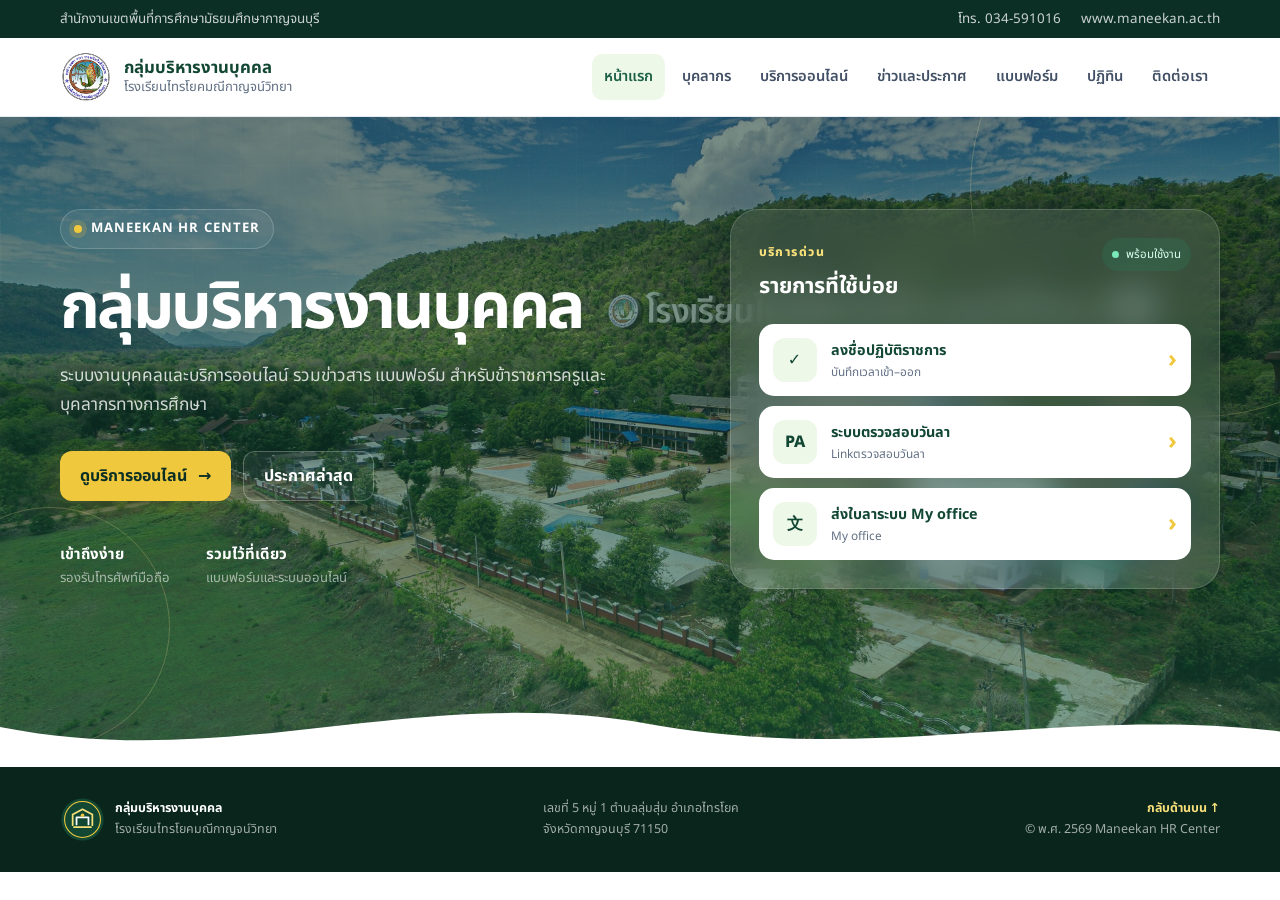
<file: index.html>
<!DOCTYPE html>
<html lang="th">
<head>
  <meta charset="UTF-8" />
  <meta name="viewport" content="width=device-width, initial-scale=1.0" />
  <meta name="description" content="กลุ่มบริหารงานบุคคล โรงเรียนไทรโยคมณีกาญจน์วิทยา" />
  <meta name="theme-color" content="#124734" />
  <title>หน้าแรก | กลุ่มบริหารงานบุคคล</title>
  <link rel="preconnect" href="https://fonts.googleapis.com">
  <link rel="preconnect" href="https://fonts.gstatic.com" crossorigin>
  <link href="https://fonts.googleapis.com/css2?family=Noto+Sans+Thai:wght@400;500;600;700;800&display=swap" rel="stylesheet">
  <link rel="stylesheet" href="css/style.css" />
</head>
<body data-page="home">
  <a class="skip-link" href="#main-content">ข้ามไปยังเนื้อหาหลัก</a>
  <div class="topbar">
    <div class="container topbar-inner">
      <span>สำนักงานเขตพื้นที่การศึกษามัธยมศึกษากาญจนบุรี</span>
      <div class="topbar-links">
        <a href="tel:034591016">โทร. 034-591016</a>
       <a href="https://www.maneekan.ac.th/"
   target="_blank"
   rel="noopener noreferrer">
  www.maneekan.ac.th
</a>
      </div>
    </div>
  </div>
  <header class="site-header" id="top">
    <div class="container nav-wrap">
      <a class="brand" href="index.html" aria-label="หน้าแรก">
        <img src="assets/logo.png" alt="ตราสัญลักษณ์โรงเรียน (ตัวอย่าง)" />
        <div>
          <strong>กลุ่มบริหารงานบุคคล</strong>
          <span>โรงเรียนไทรโยคมณีกาญจน์วิทยา</span>
        </div>
      </a>
      <button class="menu-toggle" type="button" aria-expanded="false" aria-controls="main-nav">
        <span class="sr-only">เปิดเมนู</span>
        <span></span><span></span><span></span>
      </button>
      <nav class="main-nav" id="main-nav" aria-label="เมนูหลัก">
        <a href="index.html" class="active">หน้าแรก</a>
<a href="personnel.html" class="">บุคลากร</a>
<a href="services.html" class="">บริการออนไลน์</a>
<a href="news.html" class="">ข่าวและประกาศ</a>
<a href="forms.html" class="">แบบฟอร์ม</a>
<a href="calendar.html" class="">ปฏิทิน</a>
<a href="contact.html" class="">ติดต่อเรา</a>
      </nav>
    </div>
  </header>
  <main id="main-content">

    <section class="hero" id="home">
      <div class="hero-decoration hero-decoration-one"></div>
      <div class="hero-decoration hero-decoration-two"></div>
      <div class="container hero-grid">
        <div class="hero-copy">
          <div class="eyebrow"><span class="eyebrow-dot"></span>Maneekan HR Center</div>
          <h1>กลุ่มบริหารงานบุคคล</h1>
          <p>ระบบงานบุคคลและบริการออนไลน์ รวมข่าวสาร แบบฟอร์ม สำหรับข้าราชการครูและบุคลากรทางการศึกษา</p>
          <div class="hero-actions">
            <a class="btn btn-primary" href="services.html">ดูบริการออนไลน์ <span>→</span></a>
            <a class="btn btn-secondary" href="news.html">ประกาศล่าสุด</a>
          </div>
          <div class="hero-meta">
            <div><strong>เข้าถึงง่าย</strong><span>รองรับโทรศัพท์มือถือ</span></div>
            <div><strong>รวมไว้ที่เดียว</strong><span>แบบฟอร์มและระบบออนไลน์</span></div>
          </div>
        </div>
        <aside class="hero-card">
          <div class="hero-card-head">
            <div><span class="small-label">บริการด่วน</span><h2>รายการที่ใช้บ่อย</h2></div>
            <span class="status-pill"><span></span> พร้อมใช้งาน</span>
          </div>
          <div class="quick-list">

  <!-- ลงชื่อปฏิบัติราชการ -->
  <a
    href="https://script.google.com/macros/s/AKfycbwgw7OgSjkKKTc2F5gCJuKuPccqyQ3rEMYR3fQj7FDhUj_PmYod2bczae3S-Ho0hh77/exec"
    target="_blank"
    rel="noopener noreferrer"
  >
    <span class="quick-icon">✓</span>

    <span>
      <strong>ลงชื่อปฏิบัติราชการ</strong>
      <small>บันทึกเวลาเข้า–ออก</small>
    </span>

    <b>›</b>
  </a>


  <!-- ระบบตรวจสอบวันลา -->
  <a href="https://datastudio.google.com/reporting/c7c15414-b817-4e38-959a-d7ad51ada28f">
    <span class="quick-icon">PA</span>

    <span>
      <strong>ระบบตรวจสอบวันลา</strong>
      <small>Linkตรวจสอบวันลา</small>
    </span>

    <b>›</b>
  </a>


  <!-- ส่งใบลาในระบบ My office -->
  <a href="https://program.sesaorb.go.th/myschool/saiyokmaneekan/index.php">
    <span class="quick-icon">文</span>

    <span>
      <strong>ส่งใบลาระบบ My office</strong>
      <small>My office</small>
    </span>

    <b>›</b>
  </a>

</div>
        </aside>
      </div>
      <div class="wave"><svg viewBox="0 0 1440 120" preserveAspectRatio="none"><path d="M0,64 C260,125 470,5 730,60 C990,115 1190,35 1440,70 L1440,120 L0,120 Z"></path></svg></div>
    </section>

  </main>
  <footer class="site-footer">
    <div class="container footer-grid">
      <div class="footer-brand">
        <img src="assets/logo-placeholder.svg" alt="" />
        <div>
          <strong>กลุ่มบริหารงานบุคคล</strong>
          <span>โรงเรียนไทรโยคมณีกาญจน์วิทยา</span>
        </div>
      </div>
      <address>
        เลขที่ 5 หมู่ 1 ตำบลลุ่มสุ่ม อำเภอไทรโยค<br />
        จังหวัดกาญจนบุรี 71150
      </address>
      <div class="footer-links">
        <a href="#top">กลับด้านบน ↑</a>
        <span>© <span id="current-year"></span> Maneekan HR Center</span>
      </div>
    </div>
  </footer>
  <div class="toast" id="placeholder-toast" role="status" aria-live="polite">
    ลิงก์นี้เป็นตัวอย่าง กรุณานำลิงก์ Google Form, Drive หรือ Apps Script มาแทนที่
  </div>
  <script src="js/main.js"></script>
</body>
</html>
</file>
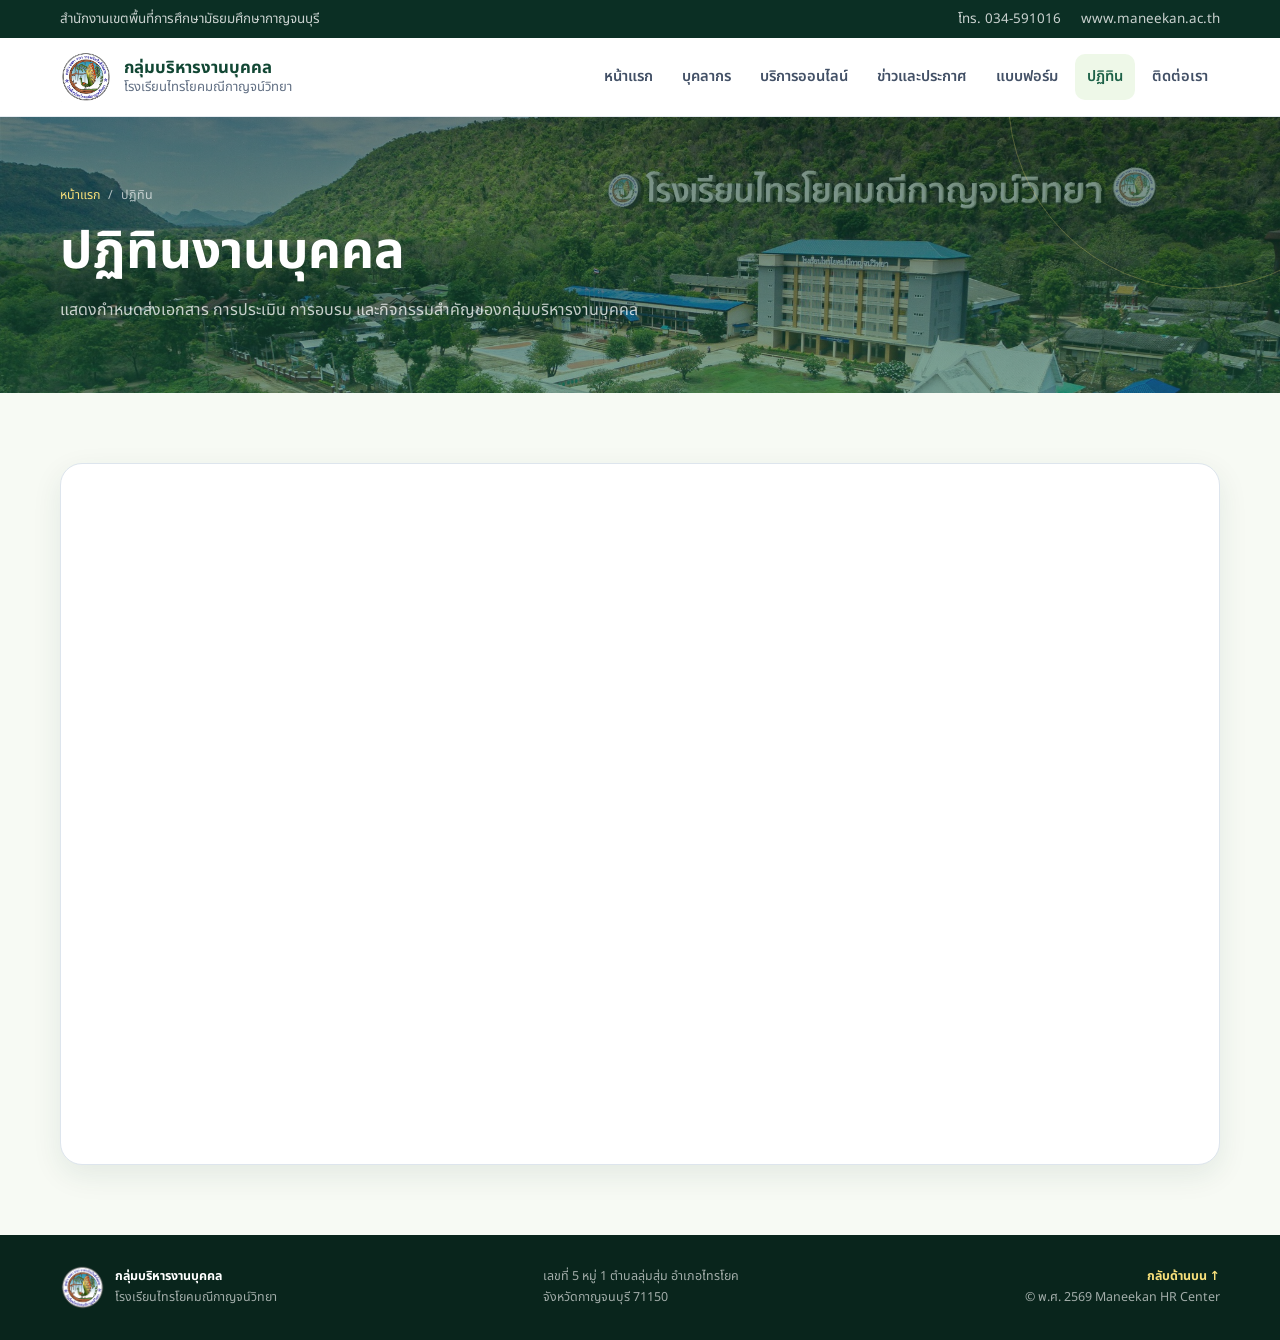
<file: calendar.html>
<!DOCTYPE html>
<html lang="th">
<head>
  <meta charset="UTF-8" />
  <meta name="viewport" content="width=device-width, initial-scale=1.0" />
  <meta name="description" content="กลุ่มบริหารงานบุคคล โรงเรียนไทรโยคมณีกาญจน์วิทยา" />
  <meta name="theme-color" content="#124734" />
  <title>ปฏิทิน | กลุ่มบริหารงานบุคคล</title>

  <link rel="preconnect" href="https://fonts.googleapis.com">
  <link rel="preconnect" href="https://fonts.gstatic.com" crossorigin>
  <link href="https://fonts.googleapis.com/css2?family=Noto+Sans+Thai:wght@400;500;600;700;800&display=swap" rel="stylesheet">
  <link rel="stylesheet" href="css/style.css?v=15" />

  <style>
    .calendar-full-section {
      padding: 70px 0;
      background: var(--surface, #f7faf4);
    }

    .google-calendar-wrapper {
      width: 100%;
      overflow: hidden;
      border: 1px solid var(--line, #dde5ed);
      border-radius: 22px;
      background: #ffffff;
      box-shadow: var(--shadow-soft, 0 10px 30px rgba(18, 71, 52, 0.09));
    }

    .google-calendar-wrapper iframe {
      display: block;
      width: 100%;
      height: 700px;
      border: 0;
    }

    @media (max-width: 720px) {
      .calendar-full-section {
        padding: 45px 0;
      }

      .google-calendar-wrapper {
        border-radius: 14px;
      }

      .google-calendar-wrapper iframe {
        height: 600px;
      }
    }
  </style>
</head>

<body data-page="calendar">
  <a class="skip-link" href="#main-content">ข้ามไปยังเนื้อหาหลัก</a>

  <div class="topbar">
    <div class="container topbar-inner">
      <span>สำนักงานเขตพื้นที่การศึกษามัธยมศึกษากาญจนบุรี</span>
      <div class="topbar-links">
        <a href="tel:034591016">โทร. 034-591016</a>
        <a href="https://www.maneekan.ac.th/" target="_blank" rel="noopener noreferrer">
          www.maneekan.ac.th
        </a>
      </div>
    </div>
  </div>

  <header class="site-header" id="top">
    <div class="container nav-wrap">
      <a class="brand" href="index.html" aria-label="หน้าแรก">
        <img src="assets/logo.png" alt="ตราสัญลักษณ์โรงเรียนไทรโยคมณีกาญจน์วิทยา" />
        <div>
          <strong>กลุ่มบริหารงานบุคคล</strong>
          <span>โรงเรียนไทรโยคมณีกาญจน์วิทยา</span>
        </div>
      </a>

      <button class="menu-toggle" type="button" aria-expanded="false" aria-controls="main-nav">
        <span class="sr-only">เปิดเมนู</span>
        <span></span><span></span><span></span>
      </button>

      <nav class="main-nav" id="main-nav" aria-label="เมนูหลัก">
        <a href="index.html">หน้าแรก</a>
        <a href="personnel.html">บุคลากร</a>
        <a href="services.html">บริการออนไลน์</a>
        <a href="news.html">ข่าวและประกาศ</a>
        <a href="forms.html">แบบฟอร์ม</a>
        <a href="calendar.html" class="active">ปฏิทิน</a>
        <a href="contact.html">ติดต่อเรา</a>
      </nav>
    </div>
  </header>

  <main id="main-content">
    <section class="page-hero">
      <div class="container">
        <div class="breadcrumbs">
          <a href="index.html">หน้าแรก</a>
          <span>/</span>
          <span>ปฏิทิน</span>
        </div>
        <h1>ปฏิทินงานบุคคล</h1>
        <p>
          แสดงกำหนดส่งเอกสาร การประเมิน การอบรม
          และกิจกรรมสำคัญของกลุ่มบริหารงานบุคคล
        </p>
      </div>
    </section>

    <section class="calendar-full-section">
      <div class="container">
        <div class="google-calendar-wrapper">
          <iframe
            src="https://calendar.google.com/calendar/embed?src=personnel%40maneekan.ac.th&amp;ctz=Asia%2FBangkok"
            title="ปฏิทินงานบุคคล โรงเรียนไทรโยคมณีกาญจน์วิทยา"
            width="100%"
            height="700"
            frameborder="0"
            scrolling="no"
            loading="lazy">
          </iframe>
        </div>
      </div>
    </section>
  </main>

  <footer class="site-footer">
    <div class="container footer-grid">
      <div class="footer-brand">
        <img src="assets/logo.png" alt="" />
        <div>
          <strong>กลุ่มบริหารงานบุคคล</strong>
          <span>โรงเรียนไทรโยคมณีกาญจน์วิทยา</span>
        </div>
      </div>

      <address>
        เลขที่ 5 หมู่ 1 ตำบลลุ่มสุ่ม อำเภอไทรโยค<br />
        จังหวัดกาญจนบุรี 71150
      </address>

      <div class="footer-links">
        <a href="#top">กลับด้านบน ↑</a>
        <span>© <span id="current-year"></span> Maneekan HR Center</span>
      </div>
    </div>
  </footer>

  <div class="toast" id="placeholder-toast" role="status" aria-live="polite">
    ลิงก์นี้เป็นตัวอย่าง กรุณานำลิงก์ Google Form, Drive หรือ Apps Script มาแทนที่
  </div>

  <script src="js/main.js"></script>
</body>
</html>
</file>
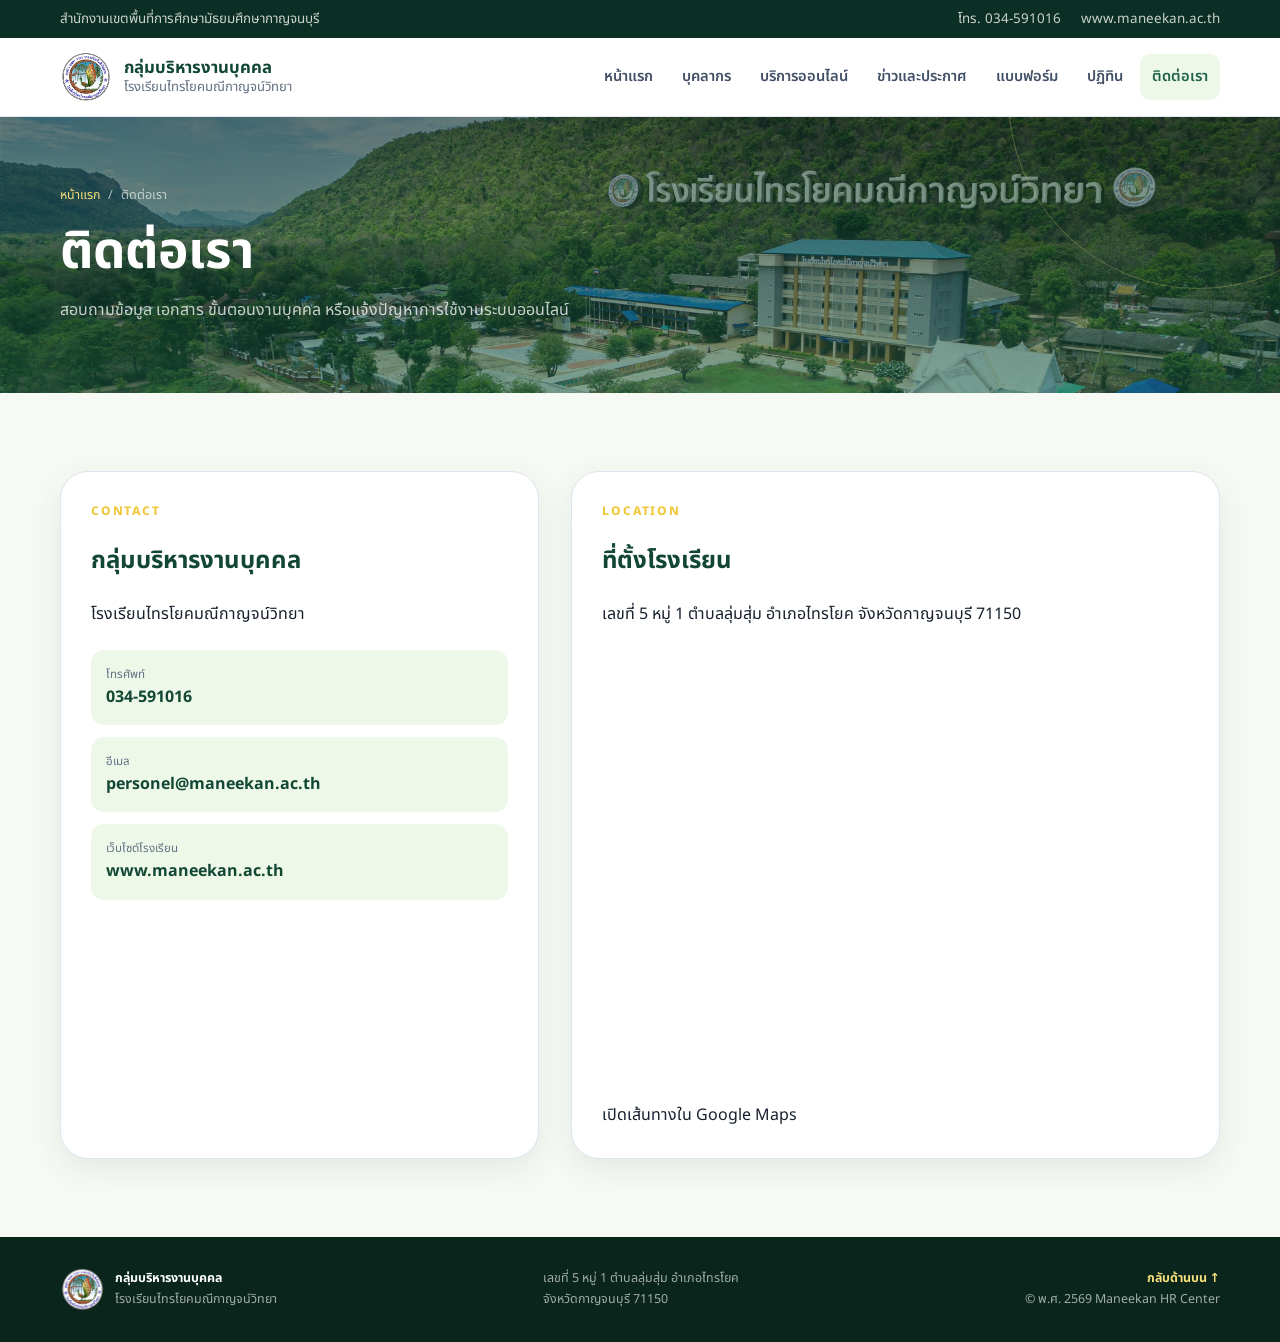
<file: contact.html>
<!DOCTYPE html>
<html lang="th">
<head>
  <meta charset="UTF-8" />
  <meta name="viewport" content="width=device-width, initial-scale=1.0" />

  <meta
    name="description"
    content="ติดต่อกลุ่มบริหารงานบุคคล โรงเรียนไทรโยคมณีกาญจน์วิทยา"
  />

  <meta name="theme-color" content="#124734" />

  <title>ติดต่อเรา | กลุ่มบริหารงานบุคคล</title>

  <!-- Google Fonts -->
  <link rel="preconnect" href="https://fonts.googleapis.com" />
  <link rel="preconnect" href="https://fonts.gstatic.com" crossorigin />

  <link
    href="https://fonts.googleapis.com/css2?family=Noto+Sans+Thai:wght@400;500;600;700;800&display=swap"
    rel="stylesheet"
  />

  <!-- CSS หลัก -->
  <link rel="stylesheet" href="css/style.css" />
</head>

<body data-page="contact">

  <!-- ปุ่มข้ามไปยังเนื้อหาหลัก -->
  <a class="skip-link" href="#main-content">
    ข้ามไปยังเนื้อหาหลัก
  </a>

  <!-- แถบด้านบน -->
  <div class="topbar">
    <div class="container topbar-inner">

      <span>
        สำนักงานเขตพื้นที่การศึกษามัธยมศึกษากาญจนบุรี
      </span>

      <div class="topbar-links">

        <a href="tel:034591016">
          โทร. 034-591016
        </a>

        <a
          href="https://www.maneekan.ac.th/"
          target="_blank"
          rel="noopener noreferrer"
        >
          www.maneekan.ac.th
        </a>

      </div>
    </div>
  </div>

  <!-- ส่วนหัวเว็บไซต์ -->
  <header class="site-header" id="top">
    <div class="container nav-wrap">

      <!-- โลโก้และชื่อโรงเรียน -->
      <a class="brand" href="index.html" aria-label="หน้าแรก">

        <img
          src="assets/logo.png"
          alt="ตราสัญลักษณ์โรงเรียนไทรโยคมณีกาญจน์วิทยา"
        />

        <div>
          <strong>กลุ่มบริหารงานบุคคล</strong>
          <span>โรงเรียนไทรโยคมณีกาญจน์วิทยา</span>
        </div>

      </a>

      <!-- ปุ่มเมนูสำหรับโทรศัพท์ -->
      <button
        class="menu-toggle"
        type="button"
        aria-expanded="false"
        aria-controls="main-nav"
      >
        <span class="sr-only">เปิดเมนู</span>
        <span></span>
        <span></span>
        <span></span>
      </button>

      <!-- เมนูหลัก -->
      <nav
        class="main-nav"
        id="main-nav"
        aria-label="เมนูหลัก"
      >
        <a href="index.html">หน้าแรก</a>
        <a href="personnel.html">บุคลากร</a>
        <a href="services.html">บริการออนไลน์</a>
        <a href="news.html">ข่าวและประกาศ</a>
        <a href="forms.html">แบบฟอร์ม</a>
        <a href="calendar.html">ปฏิทิน</a>
        <a href="contact.html" class="active">ติดต่อเรา</a>
      </nav>

    </div>
  </header>

  <!-- เนื้อหาหลัก -->
  <main id="main-content">

    <!-- หัวข้อหน้า -->
    <section class="page-hero">
      <div class="container">

        <div class="breadcrumbs">
          <a href="index.html">หน้าแรก</a>
          <span>/</span>
          <span>ติดต่อเรา</span>
        </div>

        <h1>ติดต่อเรา</h1>

        <p>
          สอบถามข้อมูล เอกสาร ขั้นตอนงานบุคคล
          หรือแจ้งปัญหาการใช้งานระบบออนไลน์
        </p>

      </div>
    </section>

    <!-- ข้อมูลติดต่อและแผนที่ -->
    <section class="content-section alt">
      <div class="container contact-page-grid">

        <!-- ข้อมูลติดต่อ -->
        <section class="contact-box">

          <span class="section-kicker">
            CONTACT
          </span>

          <h2>กลุ่มบริหารงานบุคคล</h2>

          <p>
            โรงเรียนไทรโยคมณีกาญจน์วิทยา
          </p>

          <div class="contact-methods">

            <!-- โทรศัพท์ -->
            <a
              class="contact-method"
              href="tel:034591016"
            >
              <span>โทรศัพท์</span>
              <strong>034-591016</strong>
            </a>

            <!-- อีเมล -->
            <a
              class="contact-method"
              href="mailto:personel@maneekan.ac.th"
            >
              <span>อีเมล</span>
              <strong>personel@maneekan.ac.th</strong>
            </a>

            <!-- เว็บไซต์โรงเรียน -->
            <a
              class="contact-method"
              href="https://www.maneekan.ac.th/"
              target="_blank"
              rel="noopener noreferrer"
            >
              <span>เว็บไซต์โรงเรียน</span>
              <strong>www.maneekan.ac.th</strong>
            </a>


          </div>
        </section>

        <!-- ที่ตั้งโรงเรียน -->
        <section class="map-box">

          <span class="section-kicker">
            LOCATION
          </span>

          <h2>ที่ตั้งโรงเรียน</h2>

          <p>
            เลขที่ 5 หมู่ 1 ตำบลลุ่มสุ่ม อำเภอไทรโยค
            จังหวัดกาญจนบุรี 71150
          </p>

          <!-- Google Maps -->
          <div class="map-container">

            <iframe
              src="https://www.google.com/maps/embed?pb=!1m18!1m12!1m3!1d3869.258347093271!2d99.139654273754!3d14.12089868864377!2m3!1f0!2f0!3f0!3m2!1i1024!2i768!4f13.1!3m3!1m2!1s0x30e4803fffffffff%3A0xc7c5a1aedd4d5702!2z4LmC4Lij4LiH4LmA4Lij4Li14Lii4LiZ4LmE4LiX4Lij4LmC4Lii4LiE4Lih4LiT4Li14LiB4Liy4LiN4LiI4LiZ4LmM4Lin4Li04LiX4Lii4Liy!5e0!3m2!1sth!2sth!4v1785995216820!5m2!1sth!2sth"
              title="แผนที่โรงเรียนไทรโยคมณีกาญจน์วิทยา"
              width="100%"
              height="450"
              style="border: 0;"
              allowfullscreen=""
              loading="lazy"
              referrerpolicy="strict-origin-when-cross-origin"
            ></iframe>

          </div>

          <!-- ปุ่มเปิดแผนที่ -->
          <a
            class="map-direction-button"
            href="https://www.google.com/maps/search/?api=1&query=14.12089868864377,99.139654273754"
            target="_blank"
            rel="noopener noreferrer"
          >
            เปิดเส้นทางใน Google Maps
          </a>

        </section>

      </div>
    </section>

  </main>

  <!-- ส่วนท้ายเว็บไซต์ -->
  <footer class="site-footer">

    <div class="container footer-grid">

      <div class="footer-brand">

        <img
          src="assets/logo.png"
          alt="ตราสัญลักษณ์โรงเรียนไทรโยคมณีกาญจน์วิทยา"
        />

        <div>
          <strong>กลุ่มบริหารงานบุคคล</strong>
          <span>โรงเรียนไทรโยคมณีกาญจน์วิทยา</span>
        </div>

      </div>

      <address>
        เลขที่ 5 หมู่ 1 ตำบลลุ่มสุ่ม อำเภอไทรโยค<br />
        จังหวัดกาญจนบุรี 71150
      </address>

      <div class="footer-links">

        <a href="#top">
          กลับด้านบน ↑
        </a>

        <span>
          © <span id="current-year"></span>
          Maneekan HR Center
        </span>

      </div>

    </div>

  </footer>

  <!-- ข้อความแจ้งเตือน -->
  <div
    class="toast"
    id="placeholder-toast"
    role="status"
    aria-live="polite"
  >
    แบบฟอร์มนี้อยู่ระหว่างการเชื่อมต่อ
  </div>

  <!-- JavaScript หลัก -->
  <script src="js/main.js"></script>

</body>
</html>
</file>
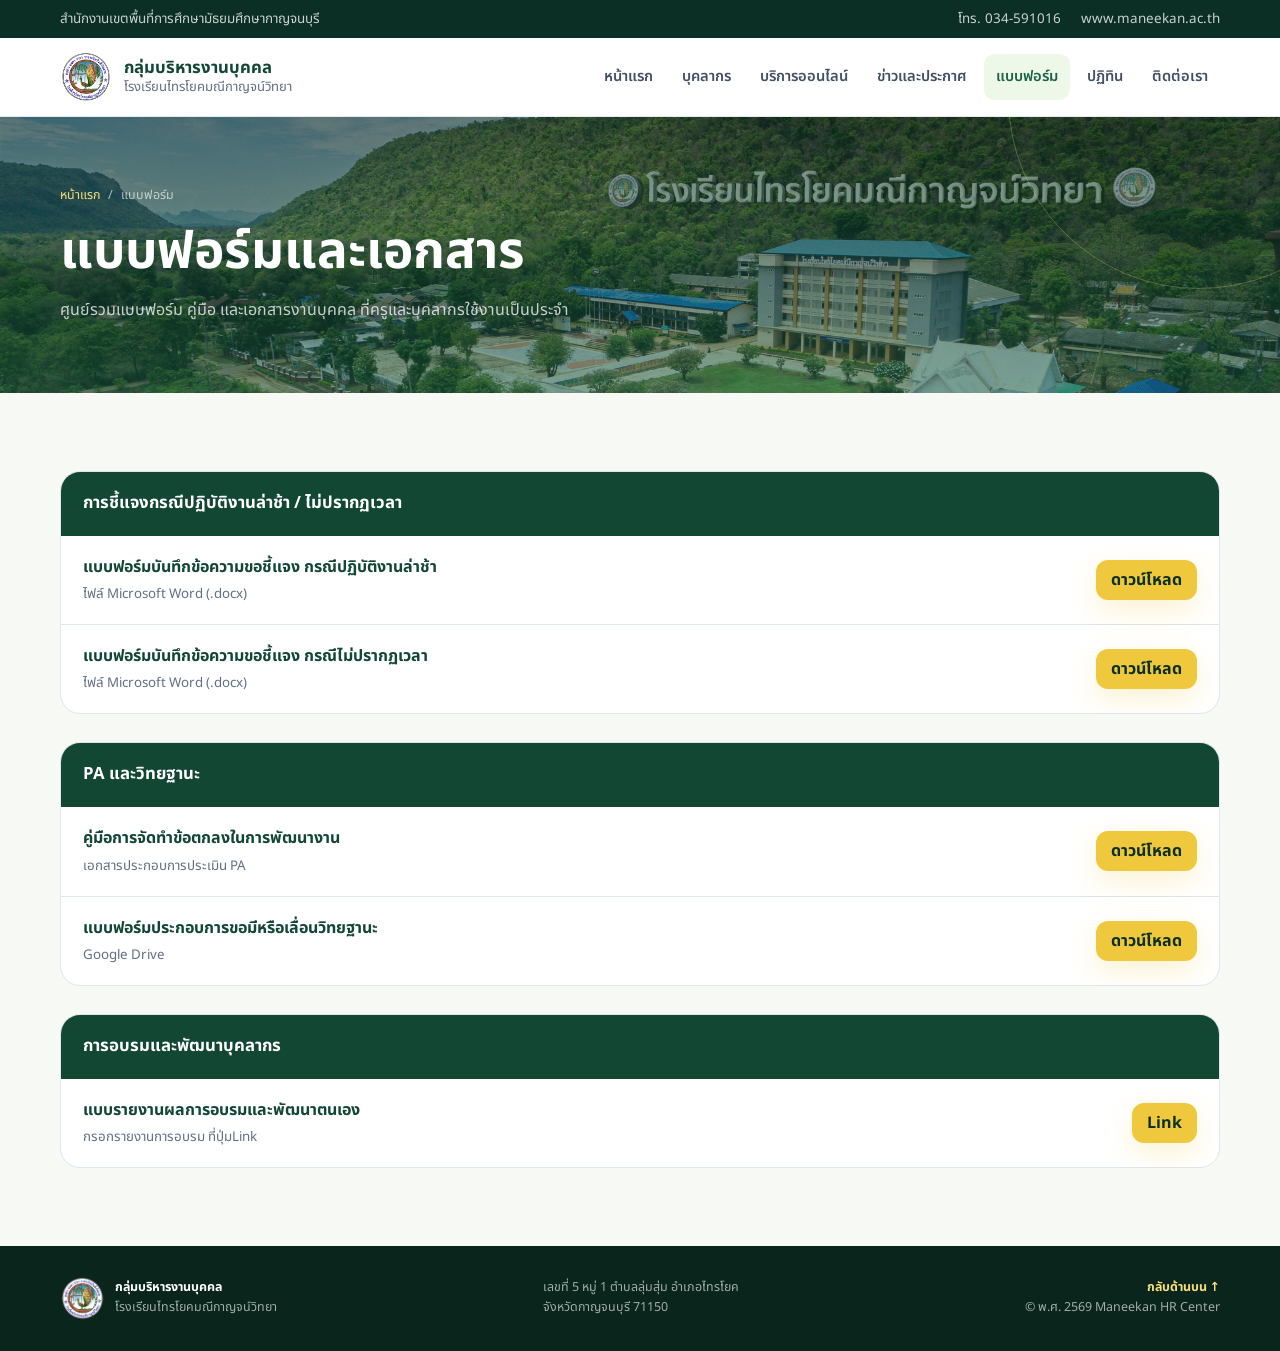
<file: forms.html>
<!DOCTYPE html>
<html lang="th">
<head>
  <meta charset="UTF-8" />
  <meta name="viewport" content="width=device-width, initial-scale=1.0" />

  <meta
    name="description"
    content="แบบฟอร์มและเอกสาร กลุ่มบริหารงานบุคคล โรงเรียนไทรโยคมณีกาญจน์วิทยา"
  />

  <meta name="theme-color" content="#124734" />

  <title>แบบฟอร์ม | กลุ่มบริหารงานบุคคล</title>

  <link rel="preconnect" href="https://fonts.googleapis.com">
  <link rel="preconnect" href="https://fonts.gstatic.com" crossorigin>

  <link
    href="https://fonts.googleapis.com/css2?family=Noto+Sans+Thai:wght@400;500;600;700;800&display=swap"
    rel="stylesheet"
  >

  <link rel="stylesheet" href="css/style.css" />
</head>

<body data-page="forms">

  <a class="skip-link" href="#main-content">
    ข้ามไปยังเนื้อหาหลัก
  </a>

  <!-- TOP BAR -->
  <div class="topbar">
    <div class="container topbar-inner">

      <span>
        สำนักงานเขตพื้นที่การศึกษามัธยมศึกษากาญจนบุรี
      </span>

      <div class="topbar-links">

        <a href="tel:034591016">
          โทร. 034-591016
        </a>

        <a
          href="https://www.maneekan.ac.th/"
          target="_blank"
          rel="noopener noreferrer"
        >
          www.maneekan.ac.th
        </a>

      </div>
    </div>
  </div>


  <!-- HEADER -->
  <header class="site-header" id="top">
    <div class="container nav-wrap">

      <a
        class="brand"
        href="index.html"
        aria-label="หน้าแรก"
      >

        <img
          src="assets/logo.png"
          alt="ตราสัญลักษณ์โรงเรียนไทรโยคมณีกาญจน์วิทยา"
        />

        <div>
          <strong>กลุ่มบริหารงานบุคคล</strong>
          <span>โรงเรียนไทรโยคมณีกาญจน์วิทยา</span>
        </div>

      </a>


      <!-- MOBILE MENU -->
      <button
        class="menu-toggle"
        type="button"
        aria-expanded="false"
        aria-controls="main-nav"
      >
        <span class="sr-only">เปิดเมนู</span>
        <span></span>
        <span></span>
        <span></span>
      </button>


      <!-- NAVIGATION -->
      <nav
        class="main-nav"
        id="main-nav"
        aria-label="เมนูหลัก"
      >

        <a href="index.html">
          หน้าแรก
        </a>

        <a href="personnel.html">
          บุคลากร
        </a>

        <a href="services.html">
          บริการออนไลน์
        </a>

        <a href="news.html">
          ข่าวและประกาศ
        </a>

        <a
          href="forms.html"
          class="active"
        >
          แบบฟอร์ม
        </a>

        <a href="calendar.html">
          ปฏิทิน
        </a>

        <a href="contact.html">
          ติดต่อเรา
        </a>

      </nav>

    </div>
  </header>


  <!-- MAIN -->
  <main id="main-content">


    <!-- HERO -->
    <section class="page-hero">
      <div class="container">

        <div class="breadcrumbs">

          <a href="index.html">
            หน้าแรก
          </a>

          <span>/</span>

          <span>
            แบบฟอร์ม
          </span>

        </div>

        <h1>
          แบบฟอร์มและเอกสาร
        </h1>

        <p>
          ศูนย์รวมแบบฟอร์ม คู่มือ และเอกสารงานบุคคล
          ที่ครูและบุคลากรใช้งานเป็นประจำ
        </p>

      </div>
    </section>


    <!-- DOCUMENTS -->
    <section class="content-section alt">

      <div class="container document-groups">


        <!-- ==============================
             การชี้แจงเวลาปฏิบัติราชการ
        =============================== -->

        <section class="document-group">

          <h2>
            การชี้แจงกรณีปฏิบัติงานล่าช้า / ไม่ปรากฏเวลา
          </h2>

          <div class="document-list">


            <!-- แบบฟอร์ม 1 -->
            <div class="document-item">

              <div>

                <strong>
                  แบบฟอร์มบันทึกข้อความขอชี้แจง
                  กรณีปฏิบัติงานล่าช้า
                </strong>

                <small>
                  ไฟล์ Microsoft Word (.docx)
                </small>

              </div>

              <a
                class="btn btn-primary"
                href="assets/documents/late-explanation.doc"
                download
              >
                ดาวน์โหลด
              </a>

            </div>


            <!-- แบบฟอร์ม 2 -->
            <div class="document-item">

              <div>

                <strong>
                  แบบฟอร์มบันทึกข้อความขอชี้แจง
                  กรณีไม่ปรากฏเวลา
                </strong>

                <small>
                  ไฟล์ Microsoft Word (.docx)
                </small>

              </div>

              <a
                class="btn btn-primary"
                href="assets/documents/missing-time-explanation.doc"
                download
              >
                ดาวน์โหลด
              </a>

            </div>

          </div>

        </section>



        <!-- ==============================
             PA และวิทยฐานะ
        =============================== -->

        <section class="document-group">

          <h2>
            PA และวิทยฐานะ
          </h2>

          <div class="document-list">


            <!-- แบบฟอร์ม 3 -->
            <div class="document-item">

              <div>

                <strong>
                  คู่มือการจัดทำข้อตกลงในการพัฒนางาน
                </strong>

                <small>
                  เอกสารประกอบการประเมิน PA
                </small>

              </div>

              <a
                class="btn btn-primary"
                href="assets/documents/pa-guide.pdf"
                download
              >
                ดาวน์โหลด
              </a>

            </div>


            <!-- แบบฟอร์ม 4 -->
            <div class="document-item">

              <div>

                <strong>
                  แบบฟอร์มประกอบการขอมีหรือเลื่อนวิทยฐานะ
                </strong>

                <small>
                  Google Drive
                </small>

              </div>

              <a
                class="btn btn-primary"
                href="https://drive.google.com/drive/folders/1bVjnJtPjkI-KcUjOsyZWSccTXw3NkfKe"
                download
              >
                ดาวน์โหลด
              </a>

            </div>

          </div>

        </section>



        <!-- ==============================
             การอบรมและพัฒนาบุคลากร
        =============================== -->

        <section class="document-group">

          <h2>
            การอบรมและพัฒนาบุคลากร
          </h2>

          <div class="document-list">

            <div class="document-item">

              <div>

                <strong>
                  แบบรายงานผลการอบรมและพัฒนาตนเอง
                </strong>

                <small>
                  กรอกรายงานการอบรม ที่ปุ่มLink
                </small>

              </div>

              <a
                class="btn btn-primary"
                href="https://piyakamon.my.canva.site/c97x7yzhttgh4x7h"
                download
              >
              Link
              </a>

            </div>

          </div>

        </section>


      </div>

    </section>

  </main>


  <!-- FOOTER -->
  <footer class="site-footer">

    <div class="container footer-grid">

      <div class="footer-brand">

        <img
          src="assets/logo.png"
          alt="ตราสัญลักษณ์โรงเรียน"
        />

        <div>
          <strong>
            กลุ่มบริหารงานบุคคล
          </strong>

          <span>
            โรงเรียนไทรโยคมณีกาญจน์วิทยา
          </span>
        </div>

      </div>


      <address>
        เลขที่ 5 หมู่ 1 ตำบลลุ่มสุ่ม อำเภอไทรโยค
        <br>
        จังหวัดกาญจนบุรี 71150
      </address>


      <div class="footer-links">

        <a href="#top">
          กลับด้านบน ↑
        </a>

        <span>
          © <span id="current-year"></span>
          Maneekan HR Center
        </span>

      </div>

    </div>

  </footer>


  <script src="js/main.js"></script>

</body>
</html>
</file>
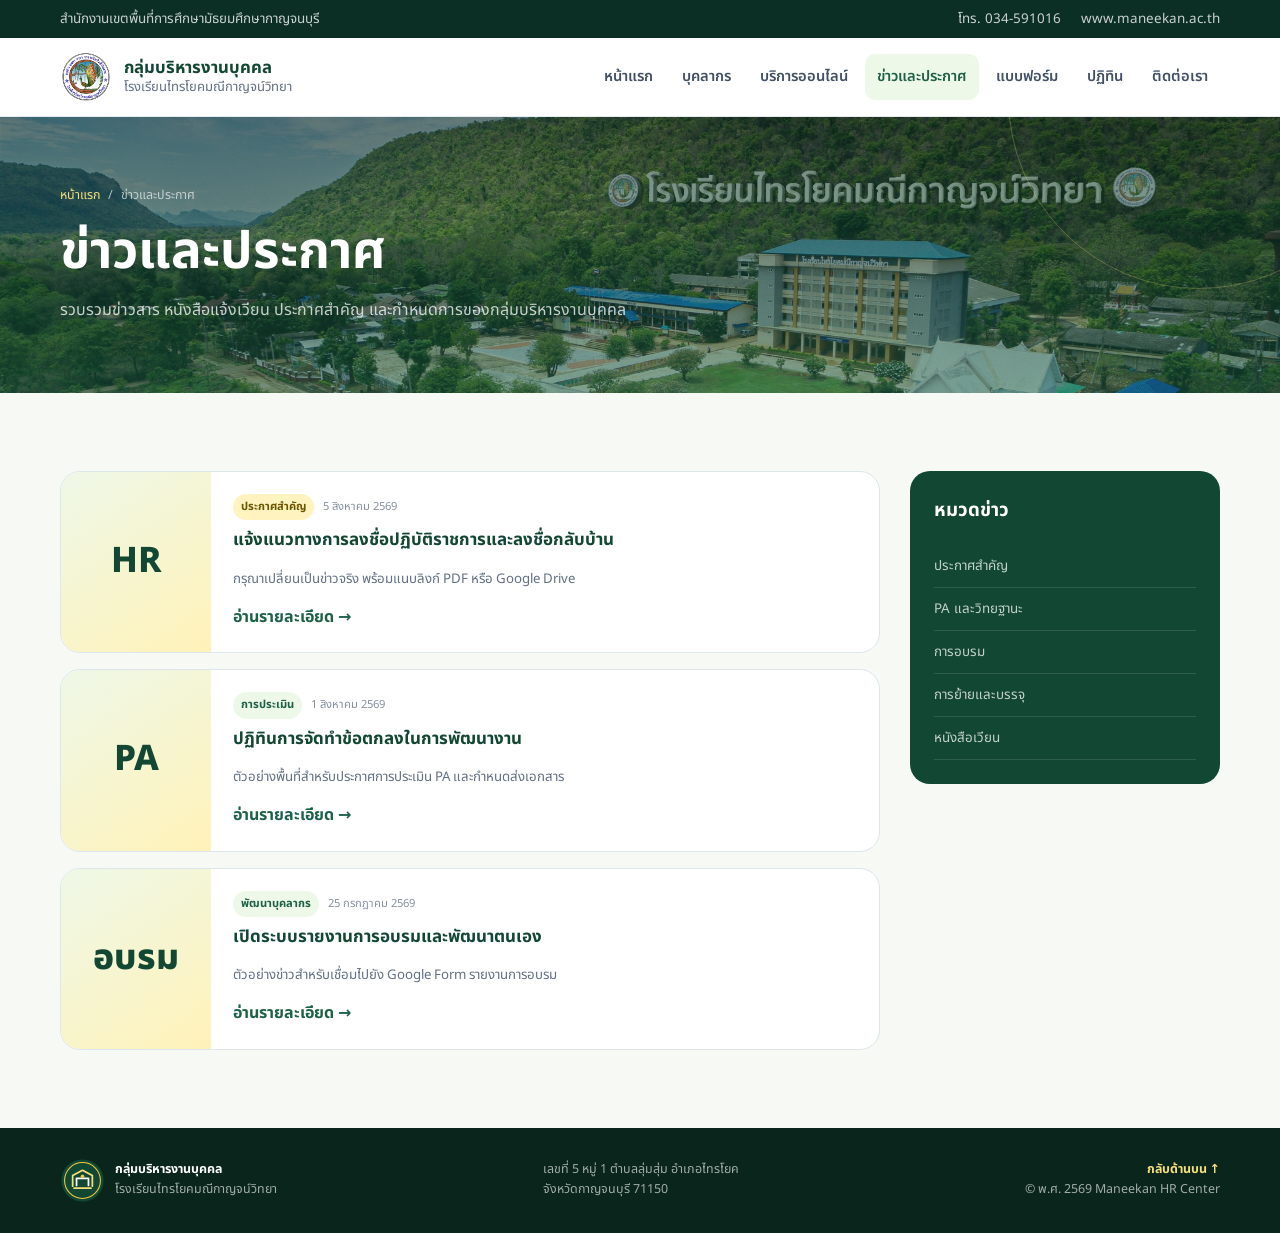
<file: news.html>
<!DOCTYPE html>
<html lang="th">
<head>
  <meta charset="UTF-8" />
  <meta name="viewport" content="width=device-width, initial-scale=1.0" />
  <meta name="description" content="กลุ่มบริหารงานบุคคล โรงเรียนไทรโยคมณีกาญจน์วิทยา" />
  <meta name="theme-color" content="#124734" />
  <title>ข่าวและประกาศ | กลุ่มบริหารงานบุคคล</title>
  <link rel="preconnect" href="https://fonts.googleapis.com">
  <link rel="preconnect" href="https://fonts.gstatic.com" crossorigin>
  <link href="https://fonts.googleapis.com/css2?family=Noto+Sans+Thai:wght@400;500;600;700;800&display=swap" rel="stylesheet">
  <link rel="stylesheet" href="css/style.css" />
</head>
<body data-page="news">
  <a class="skip-link" href="#main-content">ข้ามไปยังเนื้อหาหลัก</a>
  <div class="topbar">
    <div class="container topbar-inner">
      <span>สำนักงานเขตพื้นที่การศึกษามัธยมศึกษากาญจนบุรี</span>
      <div class="topbar-links">
        <a href="tel:034591016">โทร. 034-591016</a>
               <a href="https://www.maneekan.ac.th/"
   target="_blank"
   rel="noopener noreferrer">
  www.maneekan.ac.th
</a>

      </div>
    </div>
  </div>
  <header class="site-header" id="top">
    <div class="container nav-wrap">
      <a class="brand" href="index.html" aria-label="หน้าแรก">
        <img src="assets/logo.png" alt="ตราสัญลักษณ์โรงเรียน (ตัวอย่าง)" />
        <div>
          <strong>กลุ่มบริหารงานบุคคล</strong>
          <span>โรงเรียนไทรโยคมณีกาญจน์วิทยา</span>
        </div>
      </a>
      <button class="menu-toggle" type="button" aria-expanded="false" aria-controls="main-nav">
        <span class="sr-only">เปิดเมนู</span>
        <span></span><span></span><span></span>
      </button>
      <nav class="main-nav" id="main-nav" aria-label="เมนูหลัก">
        <a href="index.html" class="">หน้าแรก</a>
<a href="personnel.html" class="">บุคลากร</a>
<a href="services.html" class="">บริการออนไลน์</a>
<a href="news.html" class="active">ข่าวและประกาศ</a>
<a href="forms.html" class="">แบบฟอร์ม</a>
<a href="calendar.html" class="">ปฏิทิน</a>
<a href="contact.html" class="">ติดต่อเรา</a>
      </nav>
    </div>
  </header>
  <main id="main-content">

    <section class="page-hero">
      <div class="container">
        <div class="breadcrumbs"><a href="index.html">หน้าแรก</a><span>/</span><span>ข่าวและประกาศ</span></div>
        <h1>ข่าวและประกาศ</h1>
        <p>รวบรวมข่าวสาร หนังสือแจ้งเวียน ประกาศสำคัญ และกำหนดการของกลุ่มบริหารงานบุคคล</p>
      </div>
    </section>

    <section class="content-section alt">
      <div class="container news-page-grid">
        <div class="news-stack">
          <article class="news-card"><div class="news-cover">HR</div><div class="news-body"><div class="article-meta"><span class="badge badge-gold">ประกาศสำคัญ</span><span>5 สิงหาคม 2569</span></div><h2>แจ้งแนวทางการลงชื่อปฏิบัติราชการและลงชื่อกลับบ้าน</h2><p>กรุณาเปลี่ยนเป็นข่าวจริง พร้อมแนบลิงก์ PDF หรือ Google Drive</p><a class="text-link" href="#" data-placeholder-link>อ่านรายละเอียด →</a></div></article>
          <article class="news-card"><div class="news-cover">PA</div><div class="news-body"><div class="article-meta"><span class="badge">การประเมิน</span><span>1 สิงหาคม 2569</span></div><h2>ปฏิทินการจัดทำข้อตกลงในการพัฒนางาน</h2><p>ตัวอย่างพื้นที่สำหรับประกาศการประเมิน PA และกำหนดส่งเอกสาร</p><a class="text-link" href="#" data-placeholder-link>อ่านรายละเอียด →</a></div></article>
          <article class="news-card"><div class="news-cover">อบรม</div><div class="news-body"><div class="article-meta"><span class="badge">พัฒนาบุคลากร</span><span>25 กรกฎาคม 2569</span></div><h2>เปิดระบบรายงานการอบรมและพัฒนาตนเอง</h2><p>ตัวอย่างข่าวสำหรับเชื่อมไปยัง Google Form รายงานการอบรม</p><a class="text-link" href="#" data-placeholder-link>อ่านรายละเอียด →</a></div></article>
        </div>
        <aside class="side-filter"><h3>หมวดข่าว</h3><a href="#">ประกาศสำคัญ</a><a href="#">PA และวิทยฐานะ</a><a href="#">การอบรม</a><a href="#">การย้ายและบรรจุ</a><a href="#">หนังสือเวียน</a></aside>
      </div>
    </section>

  </main>
  <footer class="site-footer">
    <div class="container footer-grid">
      <div class="footer-brand">
        <img src="assets/logo-placeholder.svg" alt="" />
        <div>
          <strong>กลุ่มบริหารงานบุคคล</strong>
          <span>โรงเรียนไทรโยคมณีกาญจน์วิทยา</span>
        </div>
      </div>
      <address>
        เลขที่ 5 หมู่ 1 ตำบลลุ่มสุ่ม อำเภอไทรโยค<br />
        จังหวัดกาญจนบุรี 71150
      </address>
      <div class="footer-links">
        <a href="#top">กลับด้านบน ↑</a>
        <span>© <span id="current-year"></span> Maneekan HR Center</span>
      </div>
    </div>
  </footer>
  <div class="toast" id="placeholder-toast" role="status" aria-live="polite">
    ลิงก์นี้เป็นตัวอย่าง กรุณานำลิงก์ Google Form, Drive หรือ Apps Script มาแทนที่
  </div>
  <script src="js/main.js"></script>
</body>
</html>
</file>
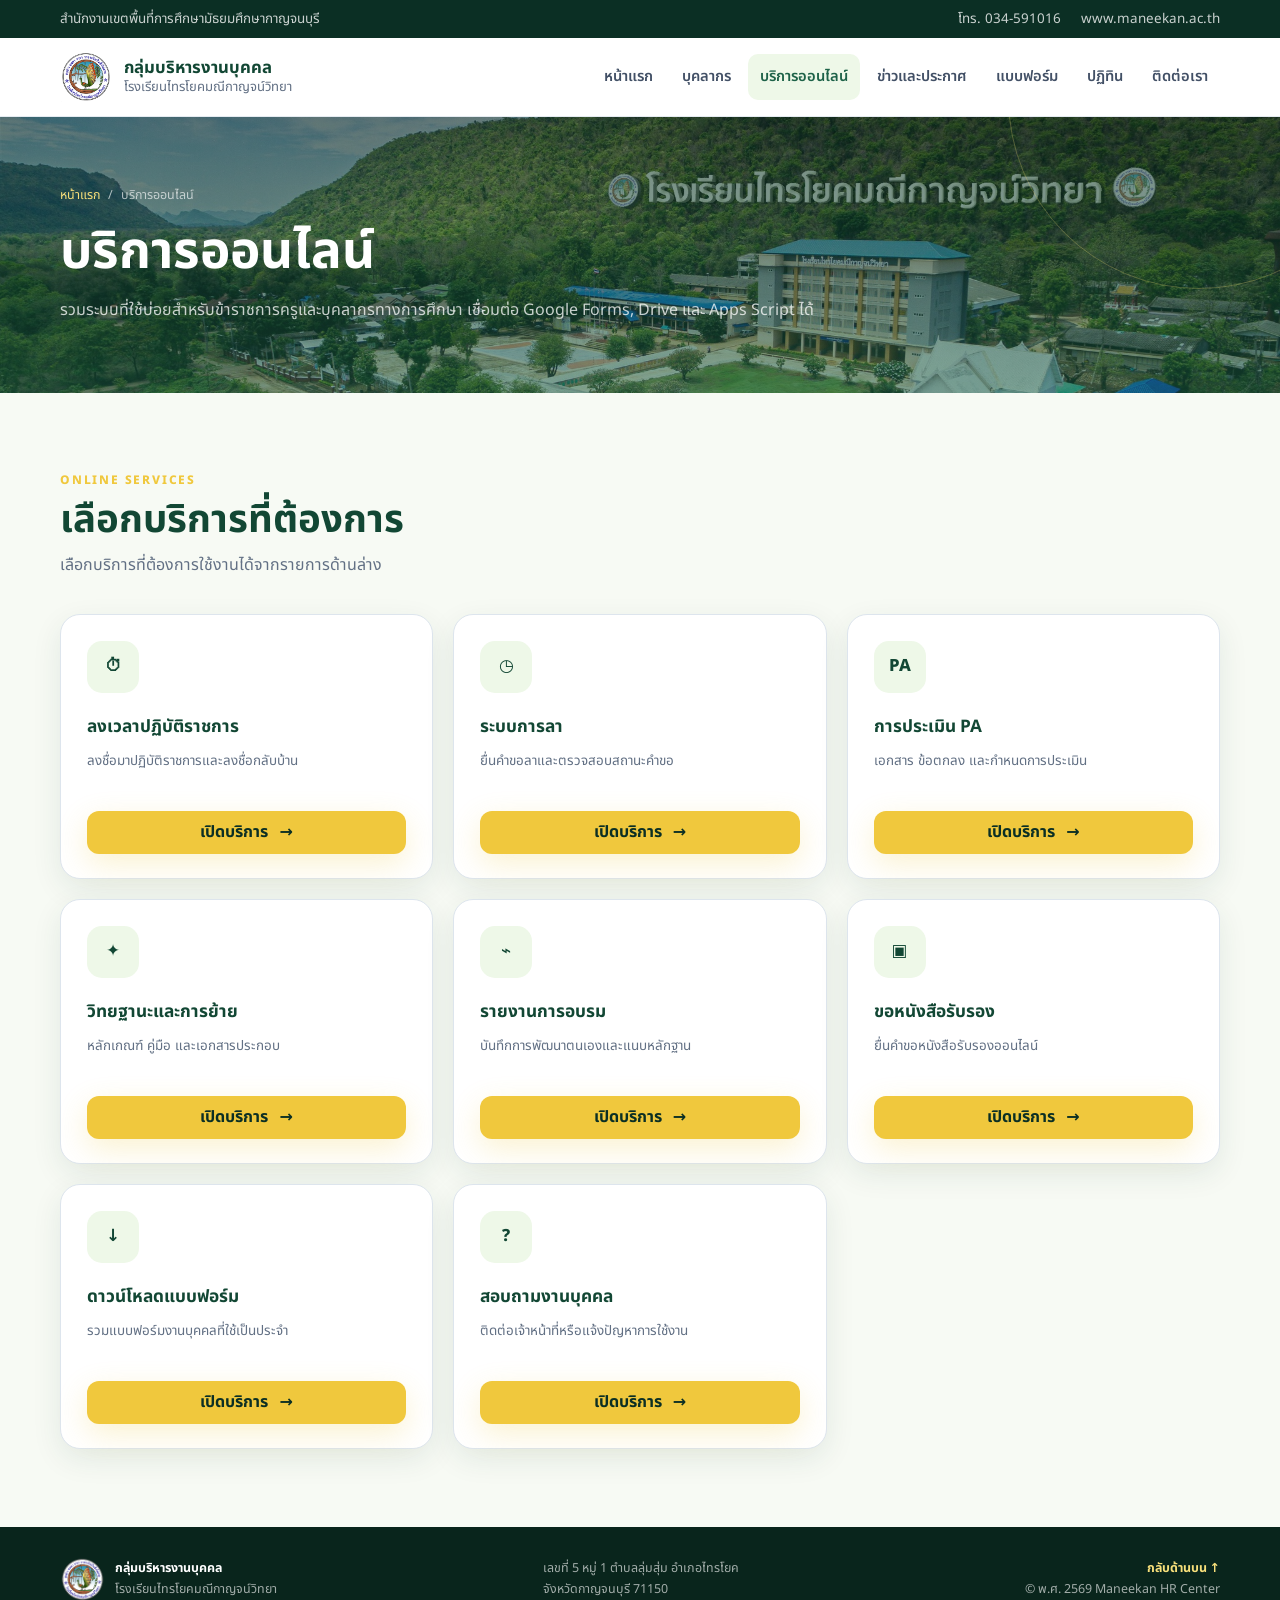
<file: services.html>
<!DOCTYPE html>
<html lang="th">
<head>
  <meta charset="UTF-8" />
  <meta name="viewport" content="width=device-width, initial-scale=1.0" />
  <meta name="description" content="กลุ่มบริหารงานบุคคล โรงเรียนไทรโยคมณีกาญจน์วิทยา" />
  <meta name="theme-color" content="#124734" />
  <title>บริการออนไลน์ | กลุ่มบริหารงานบุคคล</title>

  <link rel="preconnect" href="https://fonts.googleapis.com">
  <link rel="preconnect" href="https://fonts.gstatic.com" crossorigin>
  <link href="https://fonts.googleapis.com/css2?family=Noto+Sans+Thai:wght@400;500;600;700;800&display=swap" rel="stylesheet">
  <link rel="stylesheet" href="css/style.css" />
</head>

<body data-page="services">

  <a class="skip-link" href="#main-content">ข้ามไปยังเนื้อหาหลัก</a>

  <div class="topbar">
    <div class="container topbar-inner">
      <span>สำนักงานเขตพื้นที่การศึกษามัธยมศึกษากาญจนบุรี</span>
      <div class="topbar-links">
        <a href="tel:034591016">โทร. 034-591016</a>
        <a href="https://www.maneekan.ac.th/" target="_blank" rel="noopener noreferrer">
          www.maneekan.ac.th
        </a>
      </div>
    </div>
  </div>

  <header class="site-header" id="top">
    <div class="container nav-wrap">
      <a class="brand" href="index.html" aria-label="หน้าแรก">
        <img src="assets/logo.png" alt="ตราสัญลักษณ์โรงเรียนไทรโยคมณีกาญจน์วิทยา" />
        <div>
          <strong>กลุ่มบริหารงานบุคคล</strong>
          <span>โรงเรียนไทรโยคมณีกาญจน์วิทยา</span>
        </div>
      </a>

      <button class="menu-toggle" type="button" aria-expanded="false" aria-controls="main-nav">
        <span class="sr-only">เปิดเมนู</span>
        <span></span><span></span><span></span>
      </button>

      <nav class="main-nav" id="main-nav" aria-label="เมนูหลัก">
        <a href="index.html">หน้าแรก</a>
        <a href="personnel.html">บุคลากร</a>
        <a href="services.html" class="active">บริการออนไลน์</a>
        <a href="news.html">ข่าวและประกาศ</a>
        <a href="forms.html">แบบฟอร์ม</a>
        <a href="calendar.html">ปฏิทิน</a>
        <a href="contact.html">ติดต่อเรา</a>
      </nav>
    </div>
  </header>

  <main id="main-content">

    <section class="page-hero">
      <div class="container">
        <div class="breadcrumbs">
          <a href="index.html">หน้าแรก</a>
          <span>/</span>
          <span>บริการออนไลน์</span>
        </div>
        <h1>บริการออนไลน์</h1>
        <p>
          รวมระบบที่ใช้บ่อยสำหรับข้าราชการครูและบุคลากรทางการศึกษา
          เชื่อมต่อ Google Forms, Drive และ Apps Script ได้
        </p>
      </div>
    </section>

    <section class="content-section alt">
      <div class="container">

        <div class="section-heading">
          <div>
            <span class="section-kicker">ONLINE SERVICES</span>
            <h2>เลือกบริการที่ต้องการ</h2>
            <p>เลือกบริการที่ต้องการใช้งานได้จากรายการด้านล่าง</p>
          </div>
        </div>

        <div class="page-service-grid">

          <article class="page-service-card">
            <div class="service-icon">⏱</div>
            <h2>ลงเวลาปฏิบัติราชการ</h2>
            <p>ลงชื่อมาปฏิบัติราชการและลงชื่อกลับบ้าน</p>
            <a class="btn btn-primary service-link" data-service="attendance" href="#">
              เปิดบริการ <span>→</span>
            </a>
          </article>

          <article class="page-service-card">
            <div class="service-icon">◷</div>
            <h2>ระบบการลา</h2>
            <p>ยื่นคำขอลาและตรวจสอบสถานะคำขอ</p>
            <a class="btn btn-primary service-link" data-service="leave" href="#">
              เปิดบริการ <span>→</span>
            </a>
          </article>

          <article class="page-service-card">
            <div class="service-icon">PA</div>
            <h2>การประเมิน PA</h2>
            <p>เอกสาร ข้อตกลง และกำหนดการประเมิน</p>
            <a class="btn btn-primary service-link" data-service="pa" href="#">
              เปิดบริการ <span>→</span>
            </a>
          </article>

          <article class="page-service-card">
            <div class="service-icon">✦</div>
            <h2>วิทยฐานะและการย้าย</h2>
            <p>หลักเกณฑ์ คู่มือ และเอกสารประกอบ</p>
            <a class="btn btn-primary service-link" data-service="promotion" href="#">
              เปิดบริการ <span>→</span>
            </a>
          </article>

          <article class="page-service-card">
            <div class="service-icon">⌁</div>
            <h2>รายงานการอบรม</h2>
            <p>บันทึกการพัฒนาตนเองและแนบหลักฐาน</p>
            <a class="btn btn-primary service-link" data-service="training" href="#">
              เปิดบริการ <span>→</span>
            </a>
          </article>

          <article class="page-service-card">
            <div class="service-icon">▣</div>
            <h2>ขอหนังสือรับรอง</h2>
            <p>ยื่นคำขอหนังสือรับรองออนไลน์</p>
            <a class="btn btn-primary service-link" data-service="certificate" href="#">
              เปิดบริการ <span>→</span>
            </a>
          </article>

          <article class="page-service-card">
            <div class="service-icon">↓</div>
            <h2>ดาวน์โหลดแบบฟอร์ม</h2>
            <p>รวมแบบฟอร์มงานบุคคลที่ใช้เป็นประจำ</p>
            <a class="btn btn-primary" href="forms.html">
              เปิดบริการ <span>→</span>
            </a>
          </article>

          <article class="page-service-card">
            <div class="service-icon">?</div>
            <h2>สอบถามงานบุคคล</h2>
            <p>ติดต่อเจ้าหน้าที่หรือแจ้งปัญหาการใช้งาน</p>
            <a class="btn btn-primary" href="contact.html">
              เปิดบริการ <span>→</span>
            </a>
          </article>

        </div>
      </div>
    </section>

  </main>

  <footer class="site-footer">
    <div class="container footer-grid">
      <div class="footer-brand">
        <img src="assets/logo.png" alt="ตราสัญลักษณ์โรงเรียน" />
        <div>
          <strong>กลุ่มบริหารงานบุคคล</strong>
          <span>โรงเรียนไทรโยคมณีกาญจน์วิทยา</span>
        </div>
      </div>

      <address>
        เลขที่ 5 หมู่ 1 ตำบลลุ่มสุ่ม อำเภอไทรโยค<br />
        จังหวัดกาญจนบุรี 71150
      </address>

      <div class="footer-links">
        <a href="#top">กลับด้านบน ↑</a>
        <span>© <span id="current-year"></span> Maneekan HR Center</span>
      </div>
    </div>
  </footer>

  <div class="toast" id="service-toast" role="status" aria-live="polite">
    บริการนี้ยังไม่ได้ใส่ลิงก์
  </div>

  <script src="js/main.js"></script>

  <script>
    /* =========================================================
       ใส่ลิงก์บริการตรงนี้เท่านั้น
       วางลิงก์ไว้ระหว่าง " "
       ถ้ายังไม่มีลิงก์ ให้เว้นเป็น ""
       ========================================================= */

    const SERVICE_LINKS = {
      attendance: "https://script.google.com/macros/s/AKfycbwgw7OgSjkKKTc2F5gCJuKuPccqyQ3rEMYR3fQj7FDhUj_PmYod2bczae3S-Ho0hh77/exec",
      leave: "",
      pa: "",
      promotion: "",
      training: "",
      certificate: ""
    };

    /* ไม่ต้องแก้โค้ดด้านล่างนี้ */
    document.querySelectorAll(".service-link").forEach((button) => {
      const serviceName = button.dataset.service;
      const url = SERVICE_LINKS[serviceName];

      if (url && url.trim() !== "") {
        button.href = url;
        button.target = "_blank";
        button.rel = "noopener noreferrer";
      } else {
        button.href = "#";

        button.addEventListener("click", function (event) {
          event.preventDefault();

          const toast = document.getElementById("service-toast");

          if (toast) {
            toast.classList.add("show");
            clearTimeout(window.serviceToastTimer);

            window.serviceToastTimer = setTimeout(function () {
              toast.classList.remove("show");
            }, 2500);
          }
        });
      }
    });
  </script>

</body>
</html>
</file>
<file: css/style.css>
:root {
  --navy-950: #0b2f24;
  --navy-900: #124734;
  --navy-800: #1d6248;
  --navy-700: #2d7a59;
  --blue-100: #eef8e8;
  --gold-500: #f0c83d;
  --gold-300: #f7df7a;
  --cream: #fbfceb;
  --white: #ffffff;
  --ink: #17212d;
  --muted: #627084;
  --line: #dde5ed;
  --surface: #f7faf4;
  --success: #2f8f5b;
  --shadow: 0 18px 50px rgba(18, 71, 52, 0.13);
  --shadow-soft: 0 10px 30px rgba(18, 71, 52, 0.09);
  --radius-xl: 28px;
  --radius-lg: 20px;
  --radius-md: 14px;
}

* {
  box-sizing: border-box;
}

html {
  scroll-behavior: smooth;
  scroll-padding-top: 92px;
}

body {
  margin: 0;
  color: var(--ink);
  background: var(--white);
  font-family: "Noto Sans Thai", system-ui, sans-serif;
  line-height: 1.65;
}

a {
  color: inherit;
  text-decoration: none;
}

img {
  max-width: 100%;
  display: block;
}

button,
input,
select,
textarea {
  font: inherit;
}

.container {
  width: min(1160px, calc(100% - 40px));
  margin-inline: auto;
}

.sr-only {
  position: absolute !important;
  width: 1px;
  height: 1px;
  padding: 0;
  margin: -1px;
  overflow: hidden;
  clip: rect(0, 0, 0, 0);
  white-space: nowrap;
  border: 0;
}

.skip-link {
  position: fixed;
  top: 10px;
  left: 10px;
  z-index: 9999;
  transform: translateY(-150%);
  padding: 10px 14px;
  background: var(--gold-500);
  color: var(--navy-950);
  border-radius: 8px;
  font-weight: 700;
}

.skip-link:focus {
  transform: translateY(0);
}

.topbar {
  background: var(--navy-950);
  color: rgba(255, 255, 255, 0.78);
  font-size: 0.84rem;
}

.topbar-inner {
  min-height: 38px;
  display: flex;
  justify-content: space-between;
  align-items: center;
  gap: 20px;
}

.topbar-links {
  display: flex;
  gap: 20px;
}

.topbar a:hover {
  color: var(--white);
}

.site-header {
  position: sticky;
  top: 0;
  z-index: 1000;
  background: rgba(255, 255, 255, 0.94);
  backdrop-filter: blur(16px);
  border-bottom: 1px solid rgba(221, 229, 237, 0.75);
}

.nav-wrap {
  min-height: 78px;
  display: flex;
  align-items: center;
  justify-content: space-between;
  gap: 30px;
}

.brand {
  display: flex;
  align-items: center;
  gap: 12px;
  min-width: 310px;
}

.brand img {
  width: 52px;
  height: 52px;
}

.brand div {
  display: flex;
  flex-direction: column;
  line-height: 1.35;
}

.brand strong {
  color: var(--navy-900);
  font-size: 1.05rem;
}

.brand span {
  color: var(--muted);
  font-size: 0.82rem;
}

.main-nav {
  display: flex;
  align-items: center;
  gap: 5px;
}

.main-nav a {
  position: relative;
  padding: 11px 12px;
  color: #425066;
  font-weight: 600;
  font-size: 0.92rem;
  border-radius: 10px;
  transition: 0.2s ease;
}

.main-nav a:hover,
.main-nav a.active {
  color: var(--navy-800);
  background: var(--blue-100);
}

.menu-toggle {
  display: none;
  width: 44px;
  height: 44px;
  border: 0;
  border-radius: 10px;
  background: var(--blue-100);
  cursor: pointer;
}

.menu-toggle span:not(.sr-only) {
  display: block;
  width: 22px;
  height: 2px;
  margin: 5px auto;
  background: var(--navy-900);
  border-radius: 99px;
}

.hero {
  position: relative;
  overflow: hidden;
  min-height: 650px;
  padding: 92px 0 100px;
  background:
    linear-gradient(rgba(11, 47, 36, 0.55), rgba(29, 98, 72, 0.55)),
    url("../assets/school-bg.jpg");
  background-size: cover;
  background-position: center;
  background-repeat: no-repeat;
  color: var(--white);
}

.hero::before {
  content: "";
  position: absolute;
  inset: 0;
  opacity: 0.25;
  background-image:
    linear-gradient(rgba(255,255,255,0.06) 1px, transparent 1px),
    linear-gradient(90deg, rgba(255,255,255,0.06) 1px, transparent 1px);
  background-size: 48px 48px;
  mask-image: linear-gradient(to bottom, black, transparent 90%);
}

.hero-decoration {
  position: absolute;
  border: 1px solid rgba(236, 209, 138, 0.25);
  border-radius: 50%;
}

.hero-decoration-one {
  width: 460px;
  height: 460px;
  right: -150px;
  top: -160px;
}

.hero-decoration-two {
  width: 240px;
  height: 240px;
  left: -70px;
  bottom: 20px;
}

.hero-grid {
  position: relative;
  z-index: 2;
  display: grid;
  grid-template-columns: 1.1fr 0.9fr;
  align-items: center;
  gap: 70px;
}

.eyebrow {
  display: inline-flex;
  align-items: center;
  gap: 9px;
  padding: 8px 13px;
  border: 1px solid rgba(255, 255, 255, 0.18);
  border-radius: 999px;
  background: rgba(255, 255, 255, 0.07);
  font-size: 0.82rem;
  font-weight: 700;
  letter-spacing: 0.08em;
  text-transform: uppercase;
}

.eyebrow-dot {
  width: 8px;
  height: 8px;
  border-radius: 50%;
  background: var(--gold-500);
  box-shadow: 0 0 0 5px rgba(240, 200, 61, 0.18);
}

.hero h1 {
  margin: 24px 0 18px;
  max-width: 680px;
  font-size: clamp(2.65rem, 5vw, 5rem);
  line-height: 1.12;
  letter-spacing: -0.04em;
}

.hero h1 span {
  display: block;
  color: var(--gold-300);
}

.hero-copy > p {
  max-width: 650px;
  margin: 0;
  color: rgba(255, 255, 255, 0.8);
  font-size: 1.08rem;
}

.hero-actions {
  display: flex;
  flex-wrap: wrap;
  gap: 12px;
  margin-top: 32px;
}

.btn {
  min-height: 50px;
  display: inline-flex;
  justify-content: center;
  align-items: center;
  gap: 11px;
  padding: 0 20px;
  border-radius: 12px;
  font-weight: 700;
  transition: transform 0.2s ease, box-shadow 0.2s ease;
}

.btn:hover {
  transform: translateY(-2px);
}

.btn-primary {
  background: var(--gold-500);
  color: var(--navy-950);
  box-shadow: 0 10px 30px rgba(240, 200, 61, 0.24);
}

.btn-secondary {
  border: 1px solid rgba(255,255,255,0.25);
  color: var(--white);
  background: rgba(255,255,255,0.06);
}

.hero-meta {
  display: flex;
  gap: 36px;
  margin-top: 42px;
}

.hero-meta div {
  display: flex;
  flex-direction: column;
}

.hero-meta strong {
  color: var(--white);
  font-size: 0.94rem;
}

.hero-meta span {
  color: rgba(255,255,255,0.58);
  font-size: 0.82rem;
}

.hero-card {
  padding: 28px;
  border: 1px solid rgba(255,255,255,0.16);
  border-radius: var(--radius-xl);
  background: rgba(255,255,255,0.1);
  box-shadow: 0 30px 80px rgba(0,0,0,0.22);
  backdrop-filter: blur(18px);
}

.hero-card-head {
  display: flex;
  justify-content: space-between;
  align-items: flex-start;
  gap: 16px;
  margin-bottom: 20px;
}

.small-label {
  color: var(--gold-300);
  font-size: 0.76rem;
  font-weight: 800;
  letter-spacing: 0.12em;
  text-transform: uppercase;
}

.hero-card h2 {
  margin: 4px 0 0;
  font-size: 1.35rem;
}

.status-pill {
  display: inline-flex;
  align-items: center;
  gap: 7px;
  padding: 7px 10px;
  border-radius: 999px;
  color: #d9fff0;
  background: rgba(44, 139, 102, 0.22);
  font-size: 0.72rem;
  white-space: nowrap;
}

.status-pill span {
  width: 7px;
  height: 7px;
  border-radius: 50%;
  background: #79e9b9;
}

.quick-list {
  display: grid;
  gap: 10px;
}

.quick-list a {
  display: grid;
  grid-template-columns: 46px 1fr auto;
  align-items: center;
  gap: 12px;
  padding: 14px;
  border-radius: 15px;
  color: var(--ink);
  background: var(--white);
  transition: transform 0.2s ease, box-shadow 0.2s ease;
}

.quick-list a:hover {
  transform: translateX(4px);
  box-shadow: 0 12px 30px rgba(0,0,0,0.12);
}

.quick-icon {
  width: 44px;
  height: 44px;
  display: grid;
  place-items: center;
  border-radius: 12px;
  color: var(--navy-900);
  background: var(--blue-100);
  font-weight: 800;
}

.quick-list span:nth-child(2) {
  display: flex;
  flex-direction: column;
}

.quick-list strong {
  color: var(--navy-900);
  font-size: 0.9rem;
}

.quick-list small {
  color: var(--muted);
  font-size: 0.74rem;
}

.quick-list b {
  color: var(--gold-500);
  font-size: 1.5rem;
}

.hero-card-note {
  display: flex;
  gap: 8px;
  margin-top: 16px;
  color: rgba(255,255,255,0.62);
  font-size: 0.75rem;
}

.wave {
  position: absolute;
  left: 0;
  right: 0;
  bottom: -2px;
  height: 90px;
}

.wave svg {
  width: 100%;
  height: 100%;
}

.wave path {
  fill: var(--white);
}

.section {
  padding: 92px 0;
}

.section-heading {
  display: flex;
  justify-content: space-between;
  align-items: flex-end;
  gap: 30px;
  margin-bottom: 36px;
}

.section-heading.compact {
  margin-bottom: 26px;
}

.section-kicker {
  display: block;
  margin-bottom: 5px;
  color: var(--gold-500);
  font-size: 0.75rem;
  font-weight: 800;
  letter-spacing: 0.15em;
}

.section-heading h2,
.calendar-grid h2,
.contact-copy h2 {
  margin: 0;
  color: var(--navy-900);
  font-size: clamp(1.8rem, 3vw, 2.45rem);
  line-height: 1.25;
}

.section-heading p,
.calendar-grid > div > p {
  margin: 8px 0 0;
  color: var(--muted);
}

.text-link {
  color: var(--navy-800);
  font-weight: 700;
  white-space: nowrap;
}

.text-link span {
  color: var(--gold-500);
}

.service-grid {
  display: grid;
  grid-template-columns: repeat(4, minmax(0, 1fr));
  gap: 18px;
}

.service-card {
  position: relative;
  min-height: 250px;
  padding: 24px;
  border: 1px solid var(--line);
  border-radius: var(--radius-lg);
  background: var(--white);
  box-shadow: 0 1px 0 rgba(0,0,0,0.02);
  transition: transform 0.25s ease, box-shadow 0.25s ease, border-color 0.25s ease;
  overflow: hidden;
}

.service-card::after {
  content: "";
  position: absolute;
  width: 90px;
  height: 90px;
  right: -45px;
  bottom: -45px;
  border-radius: 50%;
  background: var(--blue-100);
  transition: transform 0.25s ease;
}

.service-card:hover {
  transform: translateY(-7px);
  border-color: rgba(240, 200, 61, 0.75);
  box-shadow: var(--shadow-soft);
}

.service-card:hover::after {
  transform: scale(1.35);
}

.service-number {
  position: absolute;
  top: 20px;
  right: 20px;
  color: #c3cdd8;
  font-size: 0.78rem;
  font-weight: 800;
}

.service-icon {
  width: 52px;
  height: 52px;
  display: grid;
  place-items: center;
  margin-bottom: 18px;
  border-radius: 15px;
  color: var(--navy-900);
  background: var(--blue-100);
  font-weight: 800;
  font-size: 1.05rem;
}

.service-card h3 {
  margin: 0 0 7px;
  color: var(--navy-900);
  font-size: 1rem;
}

.service-card p {
  margin: 0;
  color: var(--muted);
  font-size: 0.86rem;
}

.card-link {
  position: absolute;
  left: 24px;
  bottom: 22px;
  z-index: 2;
  color: var(--navy-700);
  font-size: 0.82rem;
  font-weight: 700;
}

.announcement-section {
  background: var(--surface);
}

.announcement-layout {
  display: grid;
  grid-template-columns: 1.4fr 0.6fr;
  gap: 36px;
  align-items: start;
}

.announcement-list {
  display: grid;
  gap: 14px;
}

.announcement {
  display: grid;
  grid-template-columns: 76px 1fr;
  gap: 19px;
  padding: 20px;
  border: 1px solid var(--line);
  border-radius: var(--radius-lg);
  background: var(--white);
}

.announcement.featured {
  border-left: 4px solid var(--gold-500);
}

.date-box {
  height: 76px;
  display: grid;
  place-content: center;
  text-align: center;
  border-radius: 14px;
  color: var(--navy-900);
  background: var(--blue-100);
}

.date-box strong {
  display: block;
  font-size: 1.45rem;
  line-height: 1;
}

.date-box span {
  margin-top: 6px;
  color: var(--muted);
  font-size: 0.72rem;
}

.article-meta {
  display: flex;
  align-items: center;
  gap: 9px;
  margin-bottom: 7px;
  color: #8591a0;
  font-size: 0.7rem;
}

.badge {
  padding: 4px 8px;
  border-radius: 999px;
  color: var(--navy-800);
  background: var(--blue-100);
  font-weight: 700;
}

.badge-gold {
  color: #6b5600;
  background: #fff4bf;
}

.announcement h3 {
  margin: 0 0 5px;
  color: var(--navy-900);
  font-size: 1rem;
  line-height: 1.5;
}

.announcement p {
  margin: 0 0 7px;
  color: var(--muted);
  font-size: 0.82rem;
}

.announcement-content > a {
  color: var(--navy-700);
  font-size: 0.78rem;
  font-weight: 700;
}

.notice-panel {
  position: sticky;
  top: 110px;
  padding: 30px;
  border-radius: var(--radius-xl);
  background: var(--navy-900);
  color: var(--white);
  box-shadow: var(--shadow);
}

.notice-icon {
  width: 46px;
  height: 46px;
  display: grid;
  place-items: center;
  margin-bottom: 20px;
  border-radius: 14px;
  background: var(--gold-500);
  color: var(--navy-950);
  font-weight: 900;
  font-size: 1.2rem;
}

.notice-panel h3 {
  margin: 5px 0 20px;
  font-size: 1.35rem;
}

.notice-panel ul {
  padding: 0;
  margin: 0 0 20px;
  list-style: none;
}

.notice-panel li {
  display: flex;
  justify-content: space-between;
  gap: 15px;
  padding: 13px 0;
  border-bottom: 1px solid rgba(255,255,255,0.12);
  font-size: 0.82rem;
}

.notice-panel li span {
  color: rgba(255,255,255,0.7);
}

.notice-panel li strong {
  white-space: nowrap;
}

.example-note {
  color: rgba(255,255,255,0.52);
  font-size: 0.7rem;
}

.btn-light {
  width: 100%;
  margin-top: 8px;
  background: var(--white);
  color: var(--navy-900);
}

.downloads-section {
  background: var(--white);
}

.document-table-wrap {
  overflow: hidden;
  border: 1px solid var(--line);
  border-radius: var(--radius-lg);
  box-shadow: var(--shadow-soft);
}

.document-table {
  width: 100%;
  border-collapse: collapse;
}

.document-table thead {
  background: var(--navy-900);
  color: var(--white);
}

.document-table th {
  padding: 16px 20px;
  text-align: left;
  font-size: 0.78rem;
}

.document-table td {
  padding: 18px 20px;
  border-bottom: 1px solid var(--line);
  color: var(--muted);
  font-size: 0.82rem;
}

.document-table tr:last-child td {
  border-bottom: 0;
}

.document-table td:first-child {
  color: var(--ink);
  font-weight: 600;
}

.document-table td:last-child a {
  color: var(--navy-700);
  font-weight: 700;
}

.file-icon {
  display: inline-grid;
  place-items: center;
  width: 40px;
  height: 34px;
  margin-right: 12px;
  border-radius: 8px;
  color: var(--navy-900);
  background: var(--blue-100);
  font-size: 0.64rem;
  font-weight: 800;
}

.category {
  padding: 5px 9px;
  border-radius: 999px;
  background: var(--surface);
  color: var(--navy-700);
  font-size: 0.72rem;
  font-weight: 600;
}

.mobile-documents {
  display: none;
}

.calendar-section {
  background: var(--cream);
}

.calendar-grid {
  display: grid;
  grid-template-columns: 0.8fr 1.2fr;
  align-items: center;
  gap: 70px;
}

.calendar-help {
  margin-top: 28px;
  padding: 20px;
  border: 1px solid rgba(240, 200, 61, 0.38);
  border-radius: var(--radius-md);
  background: rgba(255,255,255,0.65);
}

.calendar-help strong {
  color: var(--navy-900);
}

.calendar-help ol {
  margin: 9px 0 0;
  padding-left: 24px;
  color: var(--muted);
  font-size: 0.82rem;
}

.calendar-placeholder {
  overflow: hidden;
  padding: 26px;
  border: 1px solid #e7ebc9;
  border-radius: var(--radius-xl);
  background: var(--white);
  box-shadow: var(--shadow);
}

.calendar-top {
  display: flex;
  justify-content: space-between;
  align-items: center;
  margin-bottom: 22px;
}

.calendar-top strong {
  color: var(--navy-900);
  font-size: 1.15rem;
}

.calendar-top span {
  color: var(--muted);
  font-size: 0.74rem;
}

.weekdays,
.calendar-days {
  display: grid;
  grid-template-columns: repeat(7, 1fr);
  gap: 6px;
  text-align: center;
}

.weekdays span {
  padding: 8px 3px;
  color: var(--muted);
  font-size: 0.72rem;
  font-weight: 700;
}

.calendar-days span {
  position: relative;
  min-height: 52px;
  display: grid;
  place-items: center;
  border-radius: 10px;
  font-size: 0.82rem;
}

.calendar-days .muted {
  color: #c1c7ce;
}

.calendar-days .today {
  color: var(--white);
  background: var(--navy-800);
  font-weight: 800;
}

.calendar-days .event-day {
  color: #665200;
  background: #fff4c2;
  font-weight: 700;
}

.calendar-days .event-day::after {
  content: "";
  position: absolute;
  bottom: 6px;
  width: 4px;
  height: 4px;
  border-radius: 50%;
  background: var(--gold-500);
}

.contact-section {
  padding: 75px 0;
  background: linear-gradient(135deg, var(--navy-950), var(--navy-800));
}

.contact-card {
  display: grid;
  grid-template-columns: 0.8fr 1.2fr;
  align-items: center;
  gap: 45px;
}

.section-kicker.light {
  color: var(--gold-300);
}

.contact-copy h2 {
  color: var(--white);
}

.contact-copy p {
  margin: 10px 0 0;
  color: rgba(255,255,255,0.65);
}

.contact-info {
  display: grid;
  grid-template-columns: repeat(3, minmax(0, 1fr));
  gap: 12px;
}

.contact-info a {
  display: flex;
  flex-direction: column;
  padding: 20px;
  border: 1px solid rgba(255,255,255,0.14);
  border-radius: var(--radius-md);
  background: rgba(255,255,255,0.07);
  transition: background 0.2s ease, transform 0.2s ease;
}

.contact-info a:hover {
  transform: translateY(-3px);
  background: rgba(255,255,255,0.11);
}

.contact-info span {
  color: rgba(255,255,255,0.58);
  font-size: 0.7rem;
}

.contact-info strong {
  margin-top: 6px;
  color: var(--white);
  font-size: 0.82rem;
  overflow-wrap: anywhere;
}

.site-footer {
  padding: 30px 0;
  background: #09251c;
  color: rgba(255,255,255,0.62);
}

.footer-grid {
  display: grid;
  grid-template-columns: 1fr 1fr auto;
  align-items: center;
  gap: 30px;
  font-size: 0.78rem;
}

.footer-brand {
  display: flex;
  align-items: center;
  gap: 10px;
}

.footer-brand img {
  width: 45px;
  height: 45px;
}

.footer-brand div {
  display: flex;
  flex-direction: column;
}

.footer-brand strong {
  color: var(--white);
}

.footer-grid address {
  font-style: normal;
}

.footer-links {
  display: flex;
  flex-direction: column;
  align-items: flex-end;
}

.footer-links a {
  color: var(--gold-300);
  font-weight: 700;
}

.toast {
  position: fixed;
  right: 24px;
  bottom: 24px;
  z-index: 9999;
  max-width: 390px;
  padding: 15px 18px;
  border-radius: 12px;
  color: var(--white);
  background: var(--navy-950);
  box-shadow: var(--shadow);
  font-size: 0.82rem;
  opacity: 0;
  pointer-events: none;
  transform: translateY(18px);
  transition: 0.25s ease;
}

.toast.show {
  opacity: 1;
  transform: translateY(0);
}

@media (max-width: 1040px) {
  .menu-toggle {
    display: block;
  }

  .main-nav {
    position: absolute;
    top: calc(100% + 1px);
    left: 20px;
    right: 20px;
    display: none;
    padding: 12px;
    border: 1px solid var(--line);
    border-radius: 14px;
    background: var(--white);
    box-shadow: var(--shadow);
  }

  .main-nav.open {
    display: grid;
  }

  .main-nav a {
    padding: 12px 14px;
  }

  .hero-grid,
  .announcement-layout,
  .calendar-grid,
  .contact-card {
    grid-template-columns: 1fr;
  }

  .hero {
    padding-top: 70px;
  }

  .hero-grid {
    gap: 45px;
  }

  .service-grid {
    grid-template-columns: repeat(2, minmax(0, 1fr));
  }

  .notice-panel {
    position: static;
  }

  .calendar-grid {
    gap: 40px;
  }

  .contact-info {
    grid-template-columns: repeat(3, minmax(0, 1fr));
  }

  .footer-grid {
    grid-template-columns: 1fr 1fr;
  }

  .footer-links {
    grid-column: 1 / -1;
    flex-direction: row;
    justify-content: space-between;
    align-items: center;
  }
}

@media (max-width: 720px) {
  .container {
    width: min(100% - 28px, 1160px);
  }

  .topbar {
    display: none;
  }

  .nav-wrap {
    min-height: 68px;
  }

  .brand {
    min-width: 0;
  }

  .brand img {
    width: 45px;
    height: 45px;
  }

  .brand strong {
    font-size: 0.92rem;
  }

  .brand span {
    font-size: 0.68rem;
  }

  .hero {
    min-height: 0;
    padding: 58px 0 95px;
  }

  .hero h1 {
    font-size: 2.55rem;
  }

  .hero-copy > p {
    font-size: 0.94rem;
  }

  .hero-actions .btn {
    width: 100%;
  }

  .hero-meta {
    gap: 20px;
    flex-direction: column;
  }

  .hero-card {
    padding: 20px;
    border-radius: 22px;
  }

  .hero-card-head {
    flex-direction: column;
  }

  .section {
    padding: 70px 0;
  }

  .section-heading {
    align-items: flex-start;
    flex-direction: column;
    gap: 15px;
  }

  .service-grid {
    grid-template-columns: 1fr;
  }

  .service-card {
    min-height: 225px;
  }

  .announcement {
    grid-template-columns: 62px 1fr;
    gap: 13px;
    padding: 15px;
  }

  .date-box {
    width: 62px;
    height: 66px;
  }

  .announcement h3 {
    font-size: 0.9rem;
  }

  .document-table-wrap {
    display: none;
  }

  .mobile-documents {
    display: grid;
    gap: 10px;
  }

  .mobile-documents article {
    padding: 16px;
    border: 1px solid var(--line);
    border-radius: 14px;
    background: var(--white);
  }

  .mobile-documents article > div {
    display: flex;
    align-items: center;
  }

  .mobile-documents strong {
    color: var(--navy-900);
    font-size: 0.82rem;
  }

  .mobile-documents a {
    display: block;
    margin-top: 10px;
    color: var(--navy-700);
    font-size: 0.75rem;
    font-weight: 700;
  }

  .calendar-placeholder {
    padding: 16px;
  }

  .calendar-days span {
    min-height: 42px;
  }

  .contact-info {
    grid-template-columns: 1fr;
  }

  .footer-grid {
    grid-template-columns: 1fr;
  }

  .footer-links {
    grid-column: auto;
    flex-direction: column;
    align-items: flex-start;
    gap: 8px;
  }

  .toast {
    right: 14px;
    left: 14px;
    bottom: 14px;
  }
}

@media (prefers-reduced-motion: reduce) {
  *,
  *::before,
  *::after {
    scroll-behavior: auto !important;
    transition-duration: 0.01ms !important;
  }
}


/* ===== Multi-page additions ===== */
body[data-page] .main-nav a.active {
  color: var(--navy-800);
  background: var(--blue-100);
}

.page-hero {
  position: relative;
  overflow: hidden;
  padding: 74px 0 64px;
  color: #ffffff;

  background-image:
    linear-gradient(
      rgba(11, 47, 36, 0.55),
      rgba(29, 98, 72, 0.55)
    ),
    url("../assets/school-bg.jpg");

  background-size: cover;
  background-position: 50% 25%;
  background-repeat: no-repeat;
}

.page-hero::after {
  content: "";
  position: absolute;
  width: 380px;
  height: 380px;
  right: -110px;
  top: -210px;
  border: 1px solid rgba(247,223,122,.26);
  border-radius: 50%;
}

.page-hero .container {
  position: relative;
  z-index: 2;
}

.page-hero .breadcrumbs {
  display: flex;
  flex-wrap: wrap;
  gap: 8px;
  margin-bottom: 15px;
  color: rgba(255,255,255,.65);
  font-size: .78rem;
}

.page-hero .breadcrumbs a {
  color: var(--gold-300);
}

.page-hero h1 {
  margin: 0;
  font-size: clamp(2.05rem, 4vw, 3.55rem);
  line-height: 1.2;
}

.page-hero p {
  max-width: 720px;
  margin: 14px 0 0;
  color: rgba(255,255,255,.76);
}

.content-section {
  padding: 78px 0;
}

.content-section.alt {
  background: var(--surface);
}

.intro-panel {
  display: grid;
  grid-template-columns: .85fr 1.15fr;
  gap: 42px;
  align-items: center;
  padding: 34px;
  border: 1px solid var(--line);
  border-radius: var(--radius-xl);
  background: white;
  box-shadow: var(--shadow-soft);
}

.intro-panel h2 {
  margin: 0;
  color: var(--navy-900);
  font-size: clamp(1.65rem, 3vw, 2.35rem);
}

.intro-panel p {
  color: var(--muted);
}

.intro-points {
  display: grid;
  gap: 12px;
}

.intro-point {
  display: flex;
  gap: 12px;
  padding: 15px;
  border-radius: 14px;
  background: var(--blue-100);
}

.intro-point b {
  color: var(--navy-900);
}

.people-grid {
  display: grid;
  grid-template-columns: repeat(3, minmax(0, 1fr));
  gap: 20px;
}

.person-card {
  padding: 26px;
  border: 1px solid var(--line);
  border-radius: var(--radius-lg);
  background: white;
  box-shadow: 0 8px 25px rgba(18,71,52,.06);
}

.person-photo {
  width: 92px;
  height: 92px;
  display: grid;
  place-items: center;
  margin-bottom: 18px;
  border-radius: 24px;
  color: var(--navy-900);
  background: linear-gradient(135deg, var(--blue-100), #fff6c9);
  font-size: 1.35rem;
  font-weight: 800;
}

.person-card h3 {
  margin: 0;
  color: var(--navy-900);
}

.person-role {
  display: block;
  margin: 4px 0 14px;
  color: var(--gold-500);
  font-size: .82rem;
  font-weight: 700;
}

.person-card p,
.person-card li {
  color: var(--muted);
  font-size: .82rem;
}

.person-card ul {
  margin: 0;
  padding-left: 20px;
}

.page-service-grid {
  display: grid;
  grid-template-columns: repeat(3, minmax(0, 1fr));
  gap: 20px;
}

.page-service-card {
  position: relative;
  min-height: 265px;
  padding: 26px;
  border: 1px solid var(--line);
  border-radius: var(--radius-lg);
  background: white;
  box-shadow: var(--shadow-soft);
  transition: transform .2s ease, border-color .2s ease;
}

.page-service-card:hover {
  transform: translateY(-5px);
  border-color: var(--gold-500);
}

.page-service-card .service-icon {
  margin-bottom: 20px;
}

.page-service-card h2 {
  margin: 0 0 8px;
  color: var(--navy-900);
  font-size: 1.08rem;
}

.page-service-card p {
  margin: 0;
  color: var(--muted);
  font-size: .84rem;
}

.page-service-card .btn {
  position: absolute;
  left: 26px;
  right: 26px;
  bottom: 24px;
  min-height: 43px;
}

.news-page-grid {
  display: grid;
  grid-template-columns: 1fr 310px;
  gap: 30px;
  align-items: start;
}

.news-stack {
  display: grid;
  gap: 16px;
}

.news-card {
  display: grid;
  grid-template-columns: 150px 1fr;
  overflow: hidden;
  border: 1px solid var(--line);
  border-radius: var(--radius-lg);
  background: white;
}

.news-cover {
  min-height: 170px;
  display: grid;
  place-items: center;
  color: var(--navy-900);
  background: linear-gradient(145deg, var(--blue-100), #fff2b8);
  font-size: 2.2rem;
  font-weight: 800;
}

.news-body {
  padding: 22px;
}

.news-body h2 {
  margin: 7px 0;
  color: var(--navy-900);
  font-size: 1.06rem;
}

.news-body p {
  color: var(--muted);
  font-size: .83rem;
}

.side-filter {
  position: sticky;
  top: 105px;
  padding: 24px;
  border-radius: var(--radius-lg);
  background: var(--navy-900);
  color: white;
}

.side-filter h3 {
  margin-top: 0;
}

.side-filter a {
  display: block;
  padding: 10px 0;
  border-bottom: 1px solid rgba(255,255,255,.12);
  color: rgba(255,255,255,.75);
  font-size: .84rem;
}

.document-groups {
  display: grid;
  gap: 28px;
}

.document-group {
  overflow: hidden;
  border: 1px solid var(--line);
  border-radius: var(--radius-lg);
  background: white;
}

.document-group h2 {
  margin: 0;
  padding: 18px 22px;
  color: white;
  background: var(--navy-900);
  font-size: 1.05rem;
}

.document-list {
  display: grid;
}

.document-item {
  display: grid;
  grid-template-columns: 1fr auto;
  align-items: center;
  gap: 18px;
  padding: 18px 22px;
  border-bottom: 1px solid var(--line);
}

.document-item:last-child {
  border-bottom: 0;
}

.document-item strong {
  color: var(--navy-900);
}

.document-item small {
  display: block;
  margin-top: 4px;
  color: var(--muted);
}

.document-item .btn {
  min-height: 40px;
  padding-inline: 15px;
}

.calendar-layout {
  display: grid;
  grid-template-columns: 1.2fr .8fr;
  gap: 30px;
  align-items: start;
}

.embed-placeholder {
  min-height: 560px;
  display: grid;
  place-items: center;
  padding: 35px;
  border: 2px dashed #cbd8c8;
  border-radius: var(--radius-xl);
  text-align: center;
  background: white;
}

.embed-placeholder strong {
  color: var(--navy-900);
  font-size: 1.25rem;
}

.event-list {
  display: grid;
  gap: 12px;
}

.event-card {
  display: grid;
  grid-template-columns: 64px 1fr;
  gap: 15px;
  padding: 17px;
  border: 1px solid var(--line);
  border-radius: var(--radius-md);
  background: white;
}

.event-date {
  display: grid;
  place-items: center;
  min-height: 62px;
  border-radius: 12px;
  color: var(--navy-900);
  background: #fff2bc;
  font-weight: 800;
  text-align: center;
  line-height: 1.15;
}

.event-card h3 {
  margin: 0;
  color: var(--navy-900);
  font-size: .94rem;
}

.event-card p {
  margin: 4px 0 0;
  color: var(--muted);
  font-size: .76rem;
}

.contact-page-grid {
  display: grid;
  grid-template-columns: .85fr 1.15fr;
  gap: 32px;
}

.contact-box,
.map-box {
  padding: 30px;
  border: 1px solid var(--line);
  border-radius: var(--radius-xl);
  background: white;
  box-shadow: var(--shadow-soft);
}

.contact-box h2,
.map-box h2 {
  color: var(--navy-900);
}

.contact-methods {
  display: grid;
  gap: 12px;
  margin-top: 22px;
}

.contact-method {
  display: flex;
  flex-direction: column;
  padding: 15px;
  border-radius: 13px;
  background: var(--blue-100);
}

.contact-method span {
  color: var(--muted);
  font-size: .72rem;
}

.contact-method strong {
  color: var(--navy-900);
}

.map-placeholder {
  min-height: 310px;
  display: grid;
  place-items: center;
  margin-top: 18px;
  border-radius: var(--radius-md);
  background:
    linear-gradient(rgba(18,71,52,.05), rgba(18,71,52,.05)),
    repeating-linear-gradient(45deg, #f7faf4, #f7faf4 12px, #eef5e9 12px, #eef5e9 24px);
  color: var(--navy-900);
  text-align: center;
}

.home-preview {
  padding: 78px 0;
}

.home-preview.alt {
  background: var(--surface);
}

.home-preview .service-grid {
  grid-template-columns: repeat(4, minmax(0, 1fr));
}

.view-all {
  margin-top: 26px;
  text-align: center;
}

@media (max-width: 980px) {
  .intro-panel,
  .news-page-grid,
  .calendar-layout,
  .contact-page-grid {
    grid-template-columns: 1fr;
  }

  .people-grid,
  .page-service-grid {
    grid-template-columns: repeat(2, minmax(0, 1fr));
  }

  .side-filter {
    position: static;
  }
}

@media (max-width: 720px) {
  .people-grid,
  .page-service-grid,
  .home-preview .service-grid {
    grid-template-columns: 1fr;
  }

  .intro-panel {
    padding: 24px;
  }

  .news-card {
    grid-template-columns: 1fr;
  }

  .news-cover {
    min-height: 105px;
  }

  .document-item {
    grid-template-columns: 1fr;
  }

  .document-item .btn {
    width: 100%;
    position: static;
  }

  .page-hero {
    padding: 55px 0 48px;
  }
}

/* =========================================================
   FINAL LAYOUT FIX
   ทำให้หน้าภายในทุกหน้ามีขนาดเท่ากัน และไม่ล้นแนวนอน
   ========================================================= */

html,
body {
  width: 100%;
  max-width: 100%;
  overflow-x: hidden;
}

body,
main,
.site-header,
.topbar,
.page-hero,
.content-section,
.page-content {
  min-width: 0;
  max-width: 100%;
}

main {
  width: 100%;
  overflow-x: clip;
}

/* หัวภาพของหน้าภายในทุกหน้า: ขนาดเท่ากันบนคอมพิวเตอร์ */
.page-hero {
  width: 100%;
  height: 276px;
  min-height: 276px;
  padding: 0;
  display: flex;
  align-items: center;

  background-image:
    linear-gradient(
      rgba(11, 47, 36, 0.55),
      rgba(29, 98, 72, 0.55)
    ),
    url("../assets/school-bg.jpg");

  background-size: cover;
  background-position: 50% 35%;
  background-repeat: no-repeat;
}

/* จำกัดเนื้อหาภายในให้กว้างเท่ากันทุกหน้า */
.page-hero > .container,
.content-section > .container,
.page-content > .container {
  width: min(1160px, calc(100% - 40px));
  max-width: 1160px;
  margin-left: auto;
  margin-right: auto;
  min-width: 0;
}

/* ป้องกัน grid และการ์ดของหน้าบริการดันหน้าให้กว้าง */
.service-grid,
.full-service-grid,
.page-service-grid {
  width: 100%;
  max-width: 100%;
  min-width: 0;
  grid-template-columns: repeat(4, minmax(0, 1fr));
}

.service-card,
.page-service-card,
.service-grid > *,
.full-service-grid > *,
.page-service-grid > * {
  min-width: 0;
  max-width: 100%;
  overflow-wrap: anywhere;
}

/* หน้าบริการแบบ 3 คอลัมน์ หากใช้ class page-service-grid */
.page-service-grid {
  grid-template-columns: repeat(3, minmax(0, 1fr));
}

/* ข้อความหัวหน้าไม่ดันความสูงเกินกรอบ */
.page-hero h1,
.page-hero p,
.page-hero .breadcrumbs {
  max-width: 760px;
}

.page-hero p {
  margin-bottom: 0;
}

/* แท็บเล็ต */
@media (max-width: 1040px) {
  .service-grid,
  .full-service-grid,
  .page-service-grid {
    grid-template-columns: repeat(2, minmax(0, 1fr));
  }
}

/* โทรศัพท์: ให้ความสูงปรับตามข้อความ เพื่อไม่ให้ข้อความถูกตัด */
@media (max-width: 720px) {
  .page-hero {
    height: auto;
    min-height: 250px;
    padding: 48px 0;
    background-position: 50% 65%;
  }

  .page-hero > .container,
  .content-section > .container,
  .page-content > .container {
    width: min(100% - 28px, 1160px);
  }

  .service-grid,
  .full-service-grid,
  .page-service-grid {
    grid-template-columns: minmax(0, 1fr);
  }
}

.google-calendar-wrapper {
  width: 100%;
  overflow: hidden;
  border-radius: 20px;
  background: #ffffff;
  box-shadow: var(--shadow-soft);
}

.google-calendar-wrapper iframe {
  display: block;
  width: 100%;
  height: 600px;
  border: 0;
}

@media (max-width: 720px) {
  .google-calendar-wrapper iframe {
    height: 520px;
  }
}
/* ==================================================
   แผนผังโครงสร้างกลุ่มบริหารงานบุคคล
================================================== */

.org-section {
  position: relative;
  overflow: hidden;
  padding: 70px 0 100px;
  background:
    radial-gradient(
      circle at 8% 25%,
      rgba(255, 255, 255, 0.12) 0 110px,
      transparent 112px
    ),
    radial-gradient(
      circle at 91% 70%,
      rgba(255, 255, 255, 0.08) 0 150px,
      transparent 152px
    ),
    linear-gradient(145deg, #3f7968 0%, #265c4f 100%);
}

/* ลวดลายพื้นหลัง */
.org-section::before,
.org-section::after {
  content: "";
  position: absolute;
  width: 300px;
  height: 300px;
  border: 3px dashed rgba(255, 255, 255, 0.1);
  border-radius: 50%;
  pointer-events: none;
}

.org-section::before {
  top: 220px;
  left: -140px;
}

.org-section::after {
  right: -110px;
  bottom: 100px;
}

.org-section .container {
  position: relative;
  z-index: 1;
}

/* หัวข้อ */
.org-heading {
  margin-bottom: 70px;
  text-align: center;
}

.org-heading .section-kicker {
  display: block;
  margin-bottom: 8px;
  color: #ffc154;
  font-size: 0.85rem;
  font-weight: 800;
  letter-spacing: 0.2em;
}

.org-heading h2 {
  max-width: 900px;
  margin: 0 auto 10px;
  color: #ffffff;
  font-size: clamp(2rem, 4vw, 3.3rem);
  font-weight: 800;
  line-height: 1.35;
  text-shadow: 0 3px 0 rgba(0, 0, 0, 0.2);
}

.org-heading p {
  margin: 0;
  color: rgba(255, 255, 255, 0.85);
  font-size: 1.1rem;
}

/* พื้นที่แผนผัง */
.org-chart {
  width: 100%;
  max-width: 1180px;
  margin: 0 auto;
}

/* แถวเดี่ยว */
.org-tier-single {
  display: flex;
  justify-content: center;
}

/* การ์ดบุคลากร */
.org-person-card {
  position: relative;
  width: 100%;
  min-width: 0;
  margin-top: 74px;
  padding: 88px 18px 20px;
  border: 3px solid rgba(255, 193, 84, 0.8);
  border-radius: 20px;
  background: linear-gradient(145deg, #ffc159, #f6ae41);
  text-align: center;
  box-shadow:
    0 14px 30px rgba(8, 39, 31, 0.28),
    inset 0 1px 0 rgba(255, 255, 255, 0.35);
  transition:
    transform 0.25s ease,
    box-shadow 0.25s ease;
}

.org-person-card:hover {
  transform: translateY(-7px);
  box-shadow:
    0 22px 38px rgba(8, 39, 31, 0.35),
    inset 0 1px 0 rgba(255, 255, 255, 0.4);
}

/* รูปวงกลม */
.org-person-photo {
  position: absolute;
  top: -72px;
  left: 50%;
  width: 145px;
  height: 145px;
  overflow: hidden;
  border: 6px solid #ffc154;
  border-radius: 50%;
  background-color: #eef5f1;
  box-shadow:
    0 0 0 5px #356c5d,
    0 10px 22px rgba(0, 0, 0, 0.22);
  transform: translateX(-50%);
}

.org-person-photo img {
  display: block;
  width: 100%;
  height: 100%;
  object-fit: cover;
  object-position: center top;
}

/* ชื่อและตำแหน่ง */
.org-person-content h3 {
  margin: 0 0 4px;
  color: #17231f;
  font-size: 1.05rem;
  font-weight: 800;
  line-height: 1.4;
}

.org-person-content p {
  margin: 0;
  color: #17231f;
  font-size: 0.9rem;
  font-weight: 600;
  line-height: 1.45;
}

/* ผอ. / รองผอ. / หัวหน้ากลุ่ม ให้ใหญ่เท่ากัน */
.org-director,
.org-deputy,
.org-main-card {
  width: 100%;
  max-width: 420px;
  padding-top: 112px;
  border-width: 4px;
}

/* รูปให้ใหญ่เท่ากัน */
.org-director .org-person-photo,
.org-deputy .org-person-photo,
.org-main-card .org-person-photo {
  top: -93px;
  width: 185px;
  height: 185px;
}

/* ชื่อให้ใหญ่เท่ากัน */
.org-director .org-person-content h3,
.org-deputy .org-person-content h3,
.org-main-card .org-person-content h3 {
  font-size: 1.3rem;
}

/* ตำแหน่งให้ใหญ่เท่ากัน */
.org-director .org-person-content p,
.org-deputy .org-person-content p,
.org-main-card .org-person-content p {
  font-size: 1.05rem;
}

/* แถว 3 คน */
.org-branch-three {
  position: relative;
  display: grid;
  grid-template-columns: 1fr 1.2fr 1fr;
  align-items: end;
  gap: 42px;
  padding-top: 38px;
}

.org-branch-three > .org-person-card {
  z-index: 2;
}

/* เส้นแนวนอนแถวหัวหน้ากลุ่ม */
.org-branch-horizontal {
  position: absolute;
  top: 36px;
  left: 16.7%;
  width: 66.6%;
  height: 3px;
  border-radius: 999px;
  background-color: rgba(255, 223, 153, 0.75);
}

.org-branch-three > .org-person-card::before {
  content: "";
  position: absolute;
  top: -114px;
  left: 50%;
  width: 3px;
  height: 42px;
  border-radius: 999px;
  background-color: rgba(255, 223, 153, 0.75);
  transform: translateX(-50%);
}

/* เส้นแนวตั้งคั่นแต่ละระดับ */
.org-line {
  position: relative;
  width: 3px;
  margin: 0 auto;
  border-radius: 999px;
  background-color: rgba(255, 223, 153, 0.75);
}

.org-line-short {
  height: 64px;
}

.org-line-long {
  height: 80px;
}

/* แถวแบบตาราง */
.org-grid {
  position: relative;
  display: grid;
  gap: 34px;
}

.org-grid-four {
  grid-template-columns: repeat(4, minmax(0, 1fr));
}

/* เส้นด้านบนแถว 4 คน */
.org-grid-four::before {
  content: "";
  position: absolute;
  top: -2px;
  left: 12.5%;
  width: 75%;
  height: 3px;
  border-radius: 999px;
  background-color: rgba(255, 223, 153, 0.75);
}

.org-grid-four > .org-person-card::before {
  content: "";
  position: absolute;
  top: -76px;
  left: 50%;
  width: 3px;
  height: 76px;
  border-radius: 999px;
  background-color: rgba(255, 223, 153, 0.75);
  transform: translateX(-50%);
}

.org-grid-four .org-person-card {
  margin-top: 72px;
}

/* การ์ดเจ้าหน้าที่ */
.org-staff-card {
  background: linear-gradient(145deg, #ffd174, #f7b84d);
}

/* หน้าจอแท็บเล็ต */
@media (max-width: 1000px) {
  .org-branch-three {
    gap: 22px;
  }

  .org-grid {
    gap: 22px;
  }

  .org-person-card {
    padding-right: 12px;
    padding-left: 12px;
  }

  .org-person-photo {
    width: 125px;
    height: 125px;
  }

  .org-main-card .org-person-photo {
    width: 160px;
    height: 160px;
  }

  .org-main-card {
    padding-top: 98px;
  }
}

/* โทรศัพท์และแท็บเล็ตแนวตั้ง */
@media (max-width: 820px) {
  .org-section {
    padding: 55px 0 75px;
  }

  .org-heading {
    margin-bottom: 45px;
  }

  .org-branch-three,
  .org-grid-four {
    display: grid;
    grid-template-columns: repeat(2, minmax(0, 1fr));
    gap: 32px 22px;
    padding-top: 0;
  }

  .org-main-card {
    grid-column: 1 / -1;
    grid-row: 1;
    width: min(100%, 380px);
    margin-right: auto;
    margin-left: auto;
  }

  .org-side-card {
    width: 100%;
  }

  .org-branch-horizontal,
  .org-branch-three > .org-person-card::before,
  .org-grid-four::before,
  .org-grid-four > .org-person-card::before {
    display: none;
  }

  .org-line-long {
    height: 45px;
  }
}

/* โทรศัพท์มือถือ */
@media (max-width: 560px) {
  .org-heading h2 {
    font-size: 1.85rem;
  }

  .org-heading p {
    font-size: 0.95rem;
  }

  .org-branch-three,
  .org-grid-four {
    display: flex;
    flex-direction: column;
    gap: 20px;
  }

  .org-person-card,
  .org-director,
  .org-deputy,
  .org-main-card {
    width: 100%;
    max-width: 340px;
    margin-right: auto;
    margin-left: auto;
  }

  .org-person-card {
    margin-top: 68px;
  }

  .org-person-photo {
    width: 130px;
    height: 130px;
  }

  .org-main-card .org-person-photo {
    top: -76px;
    width: 145px;
    height: 145px;
  }

  .org-main-card {
    padding-top: 88px;
  }

  .org-line-short,
  .org-line-long {
    height: 38px;
  }
}

/* =========================================
   แถวหัวหน้างาน 5 คน ให้อยู่แถวเดียวกัน
========================================= */

/* ขยายพื้นที่แผนผังเพื่อให้การ์ด 5 ใบวางได้พอดี */
.org-chart {
  width: 100%;
  max-width: 1280px;
  margin-right: auto;
  margin-left: auto;
}

/* แถวหัวหน้างาน 5 คน */
.org-grid-five {
  position: relative;
  display: grid !important;
  grid-template-columns: repeat(5, minmax(0, 1fr)) !important;
  align-items: stretch;
  gap: 18px;
  width: 100%;
  padding-top: 58px;
}

/* เส้นแนวนอนเหนือหัวหน้างานทั้ง 5 คน */
.org-grid-five::before {
  content: "";
  position: absolute;
  top: 0;
  left: 10%;
  width: 80%;
  height: 3px;
  border-radius: 999px;
  background-color: rgba(255, 223, 153, 0.8);
}

/* บังคับการ์ดทั้ง 5 ใบไม่ให้กว้างเต็มหน้าจอ */
.org-grid-five > .org-person-card {
  position: relative;
  width: auto !important;
  min-width: 0 !important;
  max-width: none !important;
  min-height: 190px;
  margin: 54px 0 0 !important;
  padding: 70px 10px 16px !important;
  border-width: 2px;
  border-radius: 16px;
}

/* เส้นแนวตั้งลงหาการ์ดแต่ละใบ */
.org-grid-five > .org-person-card::before {
  content: "";
  position: absolute;
  top: -112px;
  left: 50%;
  width: 3px;
  height: 58px;
  border-radius: 999px;
  background-color: rgba(255, 223, 153, 0.8);
  transform: translateX(-50%);
}

/* รูปวงกลมของหัวหน้างาน */
.org-grid-five .org-person-photo {
  top: -54px !important;
  width: 108px !important;
  height: 108px !important;
  border-width: 4px;
  box-shadow:
    0 0 0 3px #356c5d,
    0 7px 15px rgba(0, 0, 0, 0.18);
}

/* ชื่อหัวหน้างาน */
.org-grid-five .org-person-content h3 {
  margin: 0 0 4px;
  font-size: 0.86rem !important;
  line-height: 1.35;
  overflow-wrap: anywhere;
}

/* ตำแหน่งหัวหน้างาน */
.org-grid-five .org-person-content p {
  margin: 0;
  font-size: 0.74rem !important;
  line-height: 1.4;
  overflow-wrap: anywhere;
}

/* จอขนาดกลาง: 3 คนแถวแรก และ 2 คนแถวถัดไป */
@media (max-width: 1100px) {
  .org-grid-five {
    grid-template-columns: repeat(3, minmax(0, 1fr)) !important;
    gap: 30px 18px;
    padding-top: 0;
  }

  .org-grid-five::before,
  .org-grid-five > .org-person-card::before {
    display: none;
  }

  .org-grid-five > .org-person-card {
    margin-top: 58px !important;
  }
}

/* โทรศัพท์: แถวละ 2 คน */
@media (max-width: 650px) {
  .org-grid-five {
    grid-template-columns: repeat(2, minmax(0, 1fr)) !important;
    gap: 28px 14px;
  }

  .org-grid-five > .org-person-card {
    padding-right: 8px !important;
    padding-left: 8px !important;
  }
}

/* โทรศัพท์ขนาดเล็ก: แถวละ 1 คน */
@media (max-width: 420px) {
  .org-grid-five {
    grid-template-columns: 1fr !important;
  }

  .org-grid-five > .org-person-card {
    width: 100% !important;
    max-width: 320px !important;
    margin-right: auto !important;
    margin-left: auto !important;
  }
}
/* =====================================
   รักษาตำแหน่งเดิมแบบ 5 ช่อง
===================================== */

.keep-five-slots {
  position: relative !important;
  display: grid !important;

  /* ต้องเป็น 5 ช่องตลอด */
  grid-template-columns: repeat(5, minmax(0, 1fr)) !important;

  gap: 16px !important;
  width: 100% !important;
  max-width: 1280px !important;

  margin-left: auto !important;
  margin-right: auto !important;

  padding-top: 60px !important;
}

/* ช่องว่างแทนคนที่เอาออก */
.org-empty-slot {
  display: block !important;
  width: 100% !important;
  min-width: 0 !important;

  /* ให้กินพื้นที่เท่าการ์ด แต่ไม่แสดงอะไร */
  height: 145px !important;

  visibility: hidden !important;
  pointer-events: none !important;
}

/* สำคัญมาก:
   ต่อให้จอเล็ก ก็อย่าเปลี่ยนตำแหน่งคนที่เหลือ */
@media (max-width: 1050px) {
  .keep-five-slots {
    grid-template-columns: repeat(5, minmax(0, 1fr)) !important;
  }
}

@media (max-width: 650px) {
  .keep-five-slots {
    grid-template-columns: repeat(5, minmax(0, 1fr)) !important;
  }
}

@media (max-width: 420px) {
  .keep-five-slots {
    grid-template-columns: repeat(5, minmax(0, 1fr)) !important;
  }
}
</file>
